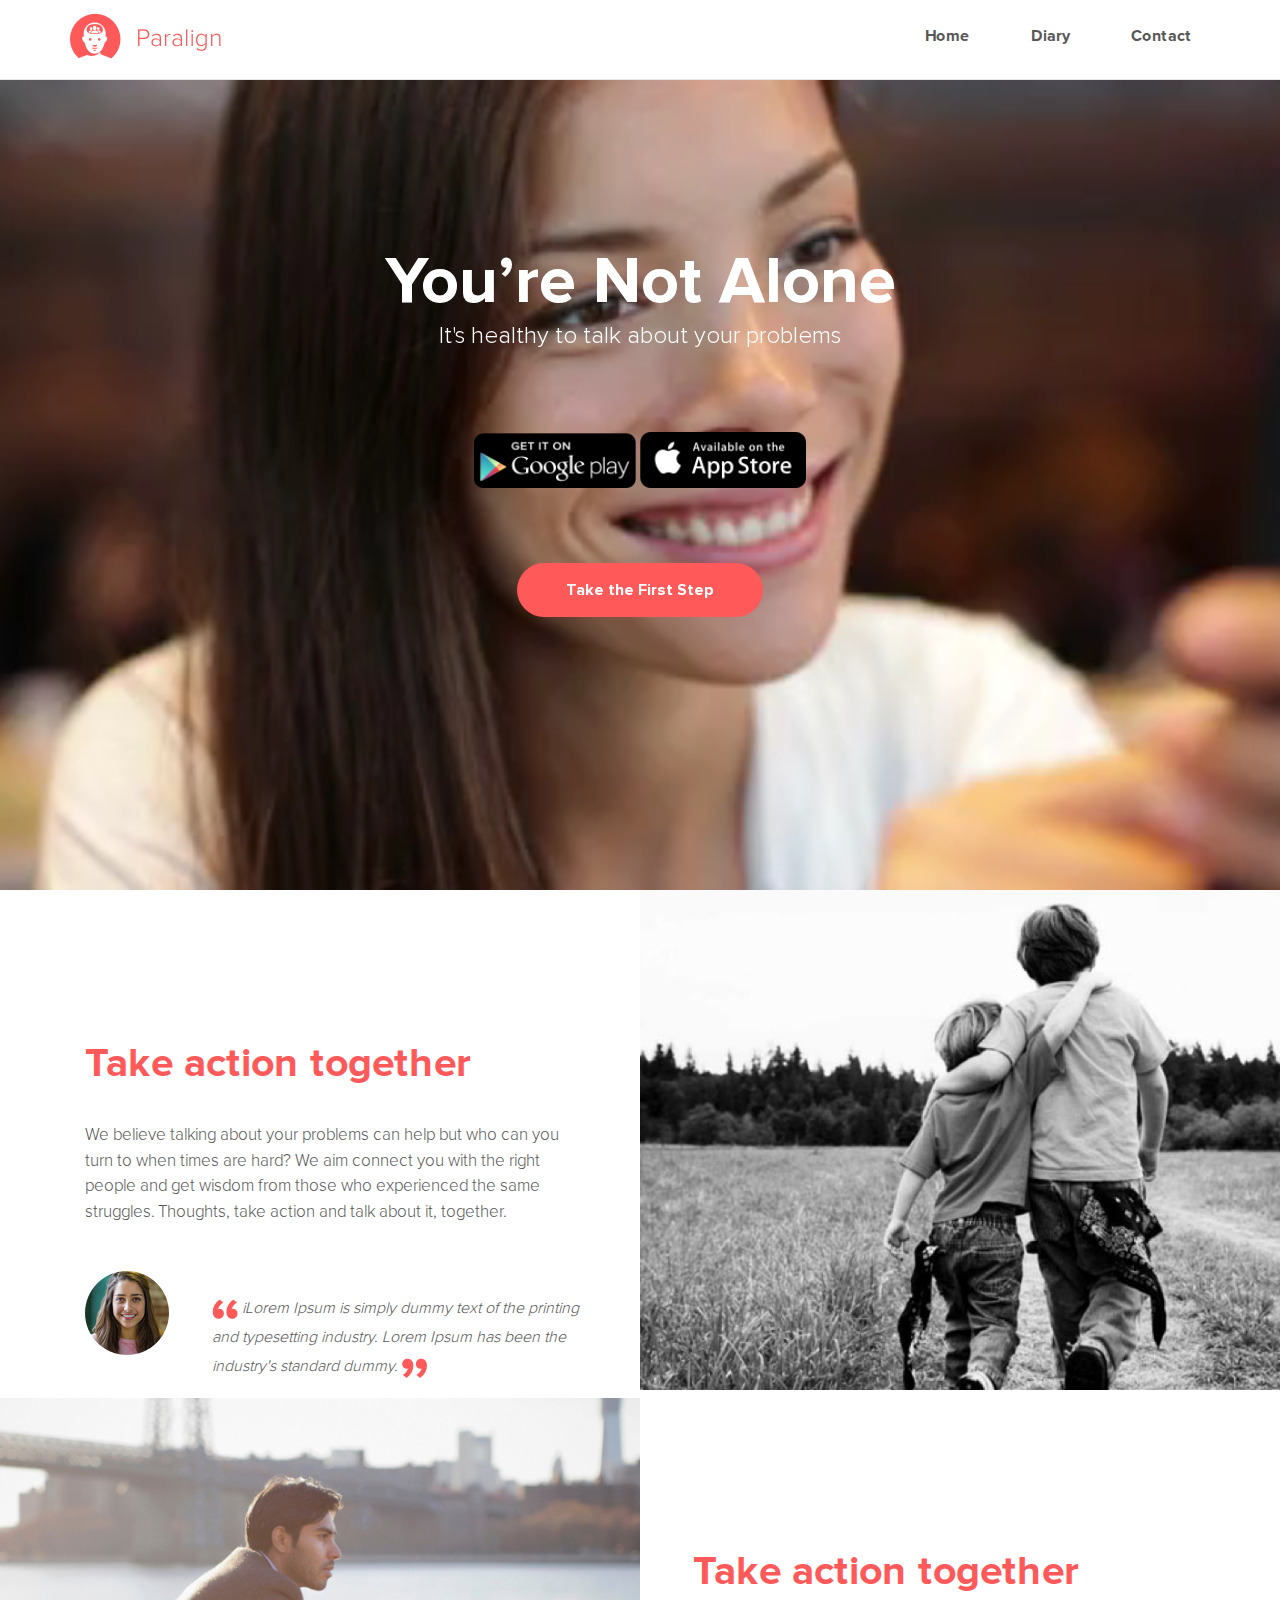
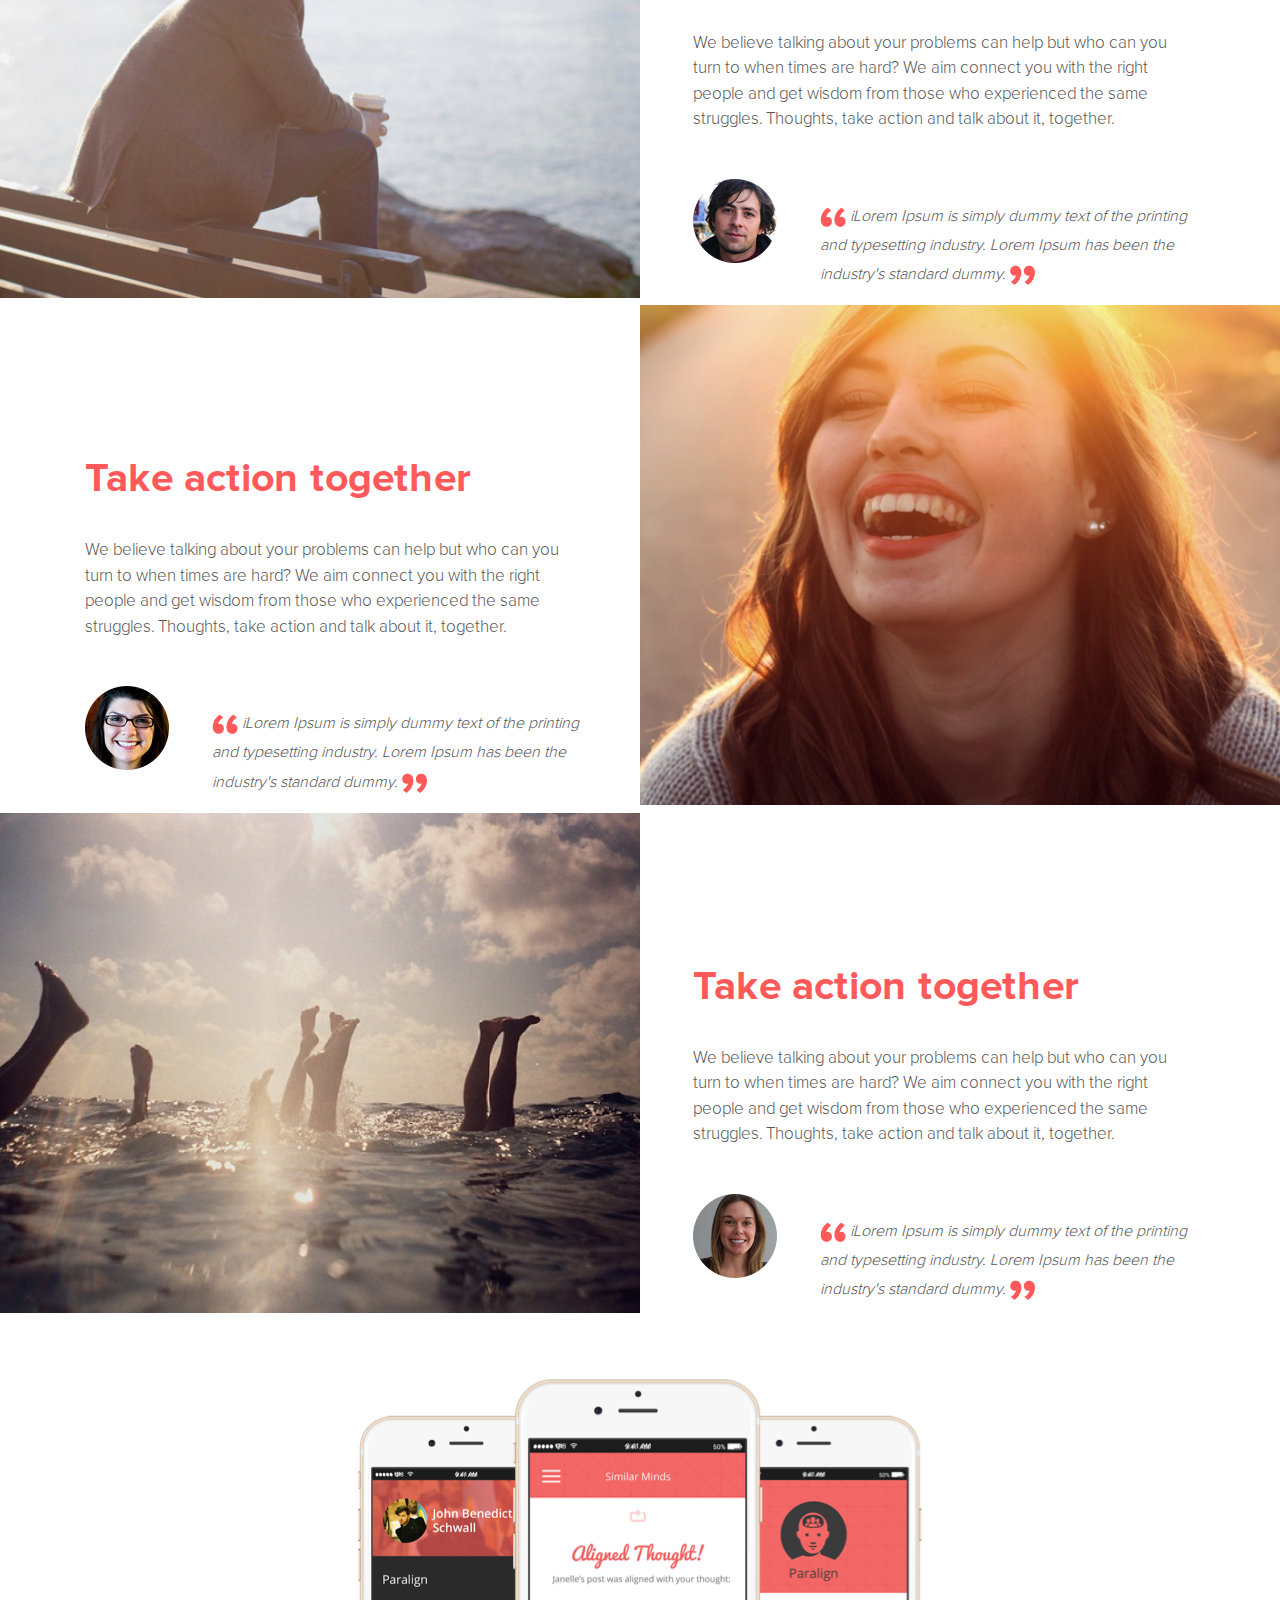
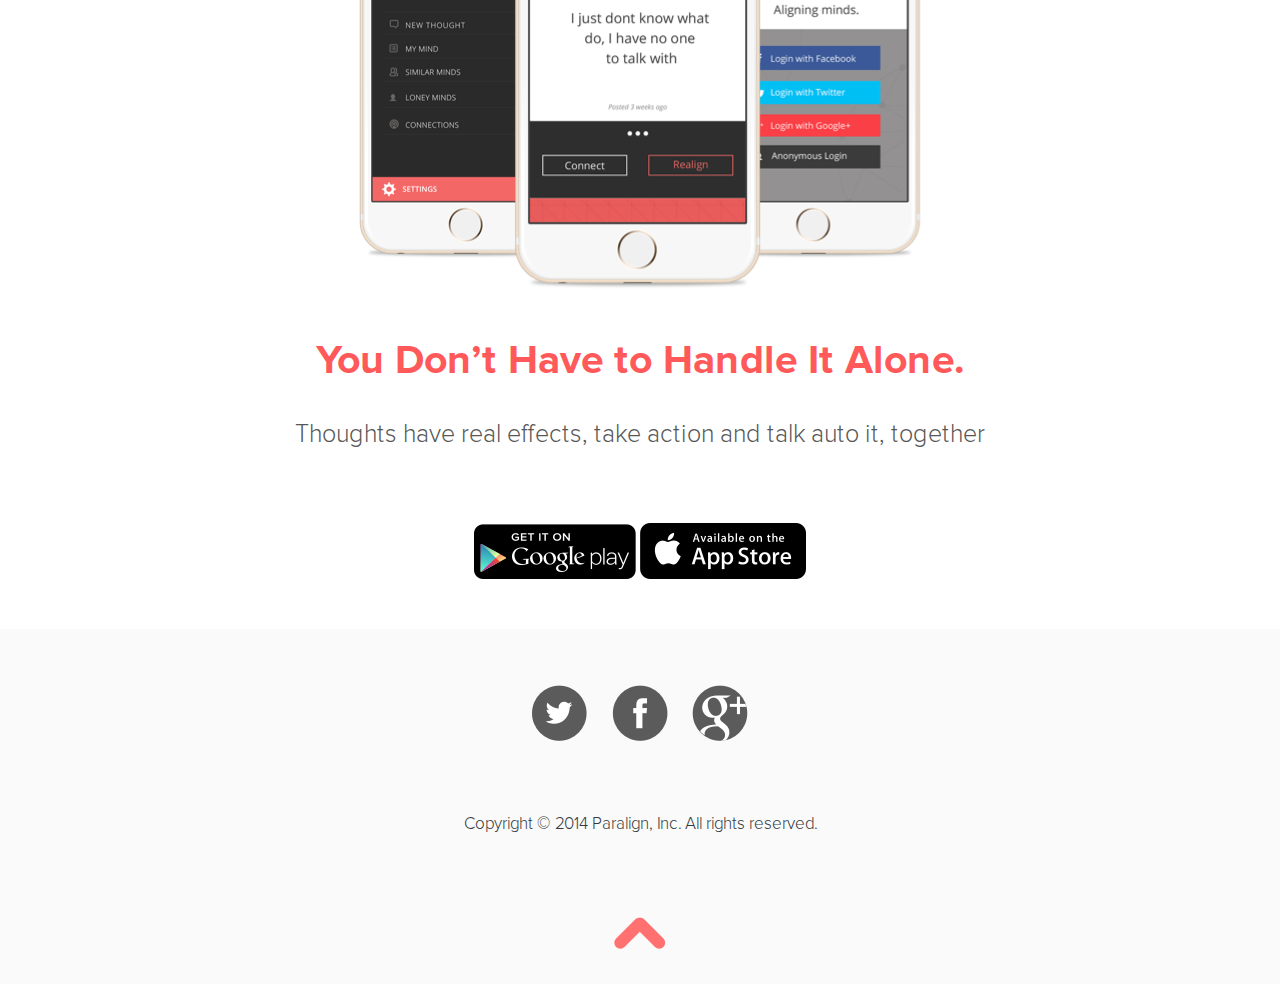
<file: index.html>
<!DOCTYPE html>
<html lang="en">
<head>
    <meta charset="UTF-8">
    <title>Paralign</title>
    <meta name="viewport" content="width=device-width, initial-scale=1.0">
    <link rel="stylesheet" href="https://maxcdn.bootstrapcdn.com/bootstrap/4.1.3/css/bootstrap.min.css">
    <script src="https://ajax.googleapis.com/ajax/libs/jquery/3.3.1/jquery.min.js"></script>
    <script src="https://maxcdn.bootstrapcdn.com/bootstrap/4.1.3/js/bootstrap.min.js"></script>
    <link rel="stylesheet" href="assets/css/main.css">
    <script>
        function TopscrollTo() {
            if(window.scrollY!=0)
            {
                setTimeout(function() {
                    window.scrollTo(0,window.scrollY-50);
                    TopscrollTo();
                }, 30);
            }
        }
    </script>
</head>
<body>
<div class="wrapper">
    <!--    HEADER-->
    <div class="header fixed-nav height-nav">
        <nav class="navbar navbar-expand-lg navbar-light">
            <div class="container">
                <a class="navbar-brand" href="index.html"><img src="assets/images/header/Paralign Logo + icon_31792@1x.png"></a>
                <button class="navbar-toggler" type="button" data-toggle="collapse" data-target="#navbarSupportedContent" aria-controls="navbarSupportedContent" aria-expanded="false" aria-label="Toggle navigation">
                    <span class="navbar-toggler-icon"></span>
                </button>
                <div class="collapse navbar-collapse" id="navbarSupportedContent">
                    <ul class="navbar-nav ml-auto topnav">
                        <li class="nav-item">
                            <a class="nav-link" href="index.html">Home</a>
                        </li>
                        <li class="nav-item">
                            <a class="nav-link" href="diary.html">Diary</a>
                        </li>
                        <li class="nav-item">
                            <a class="nav-link" href="contact.html">Contact</a>
                        </li>
                    </ul>
                </div>
            </div>
        </nav>
    </div>
    <!--    CONTENT-->
    <div class="content">
        <div class="video-bg">
            <div class="overlay"></div>
            <video playsinline="playsinline" autoplay="autoplay" muted="muted" loop="loop">
                <source src="assets/images/home/banner/Video.mov" type="video/mp4">
            </video>
            <div class="container h-100">
                <div class="d-flex h-100 text-center align-items-center">
                    <div class="w-100 text-white">
                        <h1 class="display-3">You’re Not Alone</h1>
                        <p class="lead mb-0">It's healthy to talk about your problems</p>
                        <div style="margin: 78px 0 75px">
                            <a href="#"><img src="assets/images/home/banner/Play%20Store@1x.png" width="162px"></a>
                            <a href="#"><img src="assets/images/home/banner/App%20Store@1x.png" width="166px"></a>
                        </div>
                        <button class="bbtn"type="button">Take the First Step</button>
                    </div>
                </div>
            </div>
        </div>
        <div>
            <div class="section">
                <div class="row">
                    <div class="col-sm-6 no-padding title-left">
                        <div class="title">
                            <h2>Take action together</h2>
                            <p>We believe talking about your problems can help but who can you turn to when times are hard?
                                We aim connect you with the right people and get wisdom from those who experienced the same struggles.
                                Thoughts, take action and talk about it, together.</p>
                        </div>
                        <div class="rivew">
                            <img class="image-review" src="assets/images/home/section1/Review%20Picture%201@1x.png">
                            <p class="text-rivew">
                                <img  src="assets/images/home/section1/Quote%20mark%20left@x1.png">
                                iLorem Ipsum is simply dummy text of the printing and typesetting industry.
                                Lorem Ipsum has been the industry's standard dummy.
                                <img src="assets/images/home/section1/Quote%20mark%20right@1x.png">
                            </p>
                        </div>
                    </div>
                    <div class="col-sm-6 p-0 no-padding images-content ">
                        <img class="w-100" src="assets/images/home/section1/Take%20Action%20Together@1x.png">
                    </div>
                </div>
                <div class="row">
                    <div class="col-sm-6 p-0 no-padding images-content ">
                        <img class="w-100" src="assets/images/home/section2/Bitmap@1x.jpg">
                    </div>
                    <div class="col-sm-6 no-padding title-right">
                        <div class="title">
                            <h2>Take action together</h2>
                            <p>We believe talking about your problems can help but who can you turn to when times are hard?
                                We aim connect you with the right people and get wisdom from those who experienced the same struggles.
                                Thoughts, take action and talk about it, together.</p>
                        </div>
                        <div class="rivew">
                            <img class="image-review" src="assets/images/home/section2/Review%20Picture%202@1x.png">
                            <p class="text-rivew">
                                <img  src="assets/images/home/section1/Quote%20mark%20left@x1.png">
                                iLorem Ipsum is simply dummy text of the printing and typesetting industry.
                                Lorem Ipsum has been the industry's standard dummy.
                                <img src="assets/images/home/section1/Quote%20mark%20right@1x.png">
                            </p>
                        </div>
                    </div>
                </div>
                <div class="row">
                    <div class="col-sm-6 no-padding title-left">
                        <div class="title">
                            <h2>Take action together</h2>
                            <p>We believe talking about your problems can help but who can you turn to when times are hard?
                                We aim connect you with the right people and get wisdom from those who experienced the same struggles.
                                Thoughts, take action and talk about it, together.</p>
                        </div>
                        <div class="rivew">
                            <img class="image-review" src="assets/images/home/section3/Review%20Picture%203@1x.png">
                            <p class="text-rivew">
                                <img  src="assets/images/home/section1/Quote%20mark%20left@x1.png">
                                iLorem Ipsum is simply dummy text of the printing and typesetting industry.
                                Lorem Ipsum has been the industry's standard dummy.
                                <img src="assets/images/home/section1/Quote%20mark%20right@1x.png">
                            </p>
                        </div>
                    </div>
                    <div class="col-sm-6 p-0 no-padding images-content ">
                        <img class="w-100" src="assets/images/home/section3/Section%201@1x.jpg">
                    </div>
                </div>
                <div class="row">
                    <div class="col-sm-6 p-0 no-padding images-content ">
                        <img class="w-100" src="assets/images/home/section4/Bitmap@1x.jpg">
                    </div>
                    <div class="col-sm-6 no-padding title-right">
                        <div class="title">
                            <h2>Take action together</h2>
                            <p>We believe talking about your problems can help but who can you turn to when times are hard?
                                We aim connect you with the right people and get wisdom from those who experienced the same struggles.
                                Thoughts, take action and talk about it, together.</p>
                        </div>
                        <div class="rivew">
                            <img class="image-review" src="assets/images/home/section4/Review%20Picture%204@1x.png">
                            <p class="text-rivew">
                                <img  src="assets/images/home/section1/Quote%20mark%20left@x1.png">
                                iLorem Ipsum is simply dummy text of the printing and typesetting industry.
                                Lorem Ipsum has been the industry's standard dummy.
                                <img src="assets/images/home/section1/Quote%20mark%20right@1x.png">
                            </p>
                        </div>
                    </div>
                </div>
            </div>
        </div>
        <div class="imgphone">
            <div class="phoneimage">
                <img src="assets/images/home/call_to_action/iphone%20screen.png">
            </div>
            <div>
                <h1>You Don’t Have to Handle It Alone.</h1>
                <h3>Thoughts have real effects, take action and talk auto it, together</h3>
            </div>
            <div>
                <img src="assets/images/home/call_to_action/Play%20Store.png">
                <img src="assets/images/home/call_to_action/App%20Store.png">
            </div>
        </div>
    </div>
    <!--    FOOTER-->
    <div class="footer">
        <div class="container md-5">
            <footer class="text-center text-white" >
                <div class="container">
                    <section class="footer-icon">
                        <a class="btn btn-link btn-floating btn-lg ft-icon "
                           href="#!"
                           role="button"
                           data-mdb-ripple-color="dark">
                            <img src="assets/images/footer/Twitter@1x.png">
                        </a>
                        <a class="btn btn-link btn-floating btn-lg ft-icon"
                           href="#!"
                           role="button"
                           data-mdb-ripple-color="dark">
                            <img src="assets/images/footer/Facebook@1x.png">
                        </a>
                        <a class="btn btn-link btn-floating btn-lg ft-icon"
                           href="#!"
                           role="button"
                           data-mdb-ripple-color="dark">
                            <img src="assets/images/footer/Google%20+@1x.png">
                        </a>
                    </section>
                </div>
                <div class="text-center text-dark copyright" >
                    Copyright © 2014 Paralign, Inc. All rights reserved.
                </div>
                <div onclick="TopscrollTo()">
                    <span class="btn btn-link btn-floating btn-lg text-dark m-1">
                        <img src="assets/images/footer/Scroll%20button@1x.png">
                    </span>
                </div>
            </footer>

        </div>
    </div>
</div>
</body>
</html>
</file>
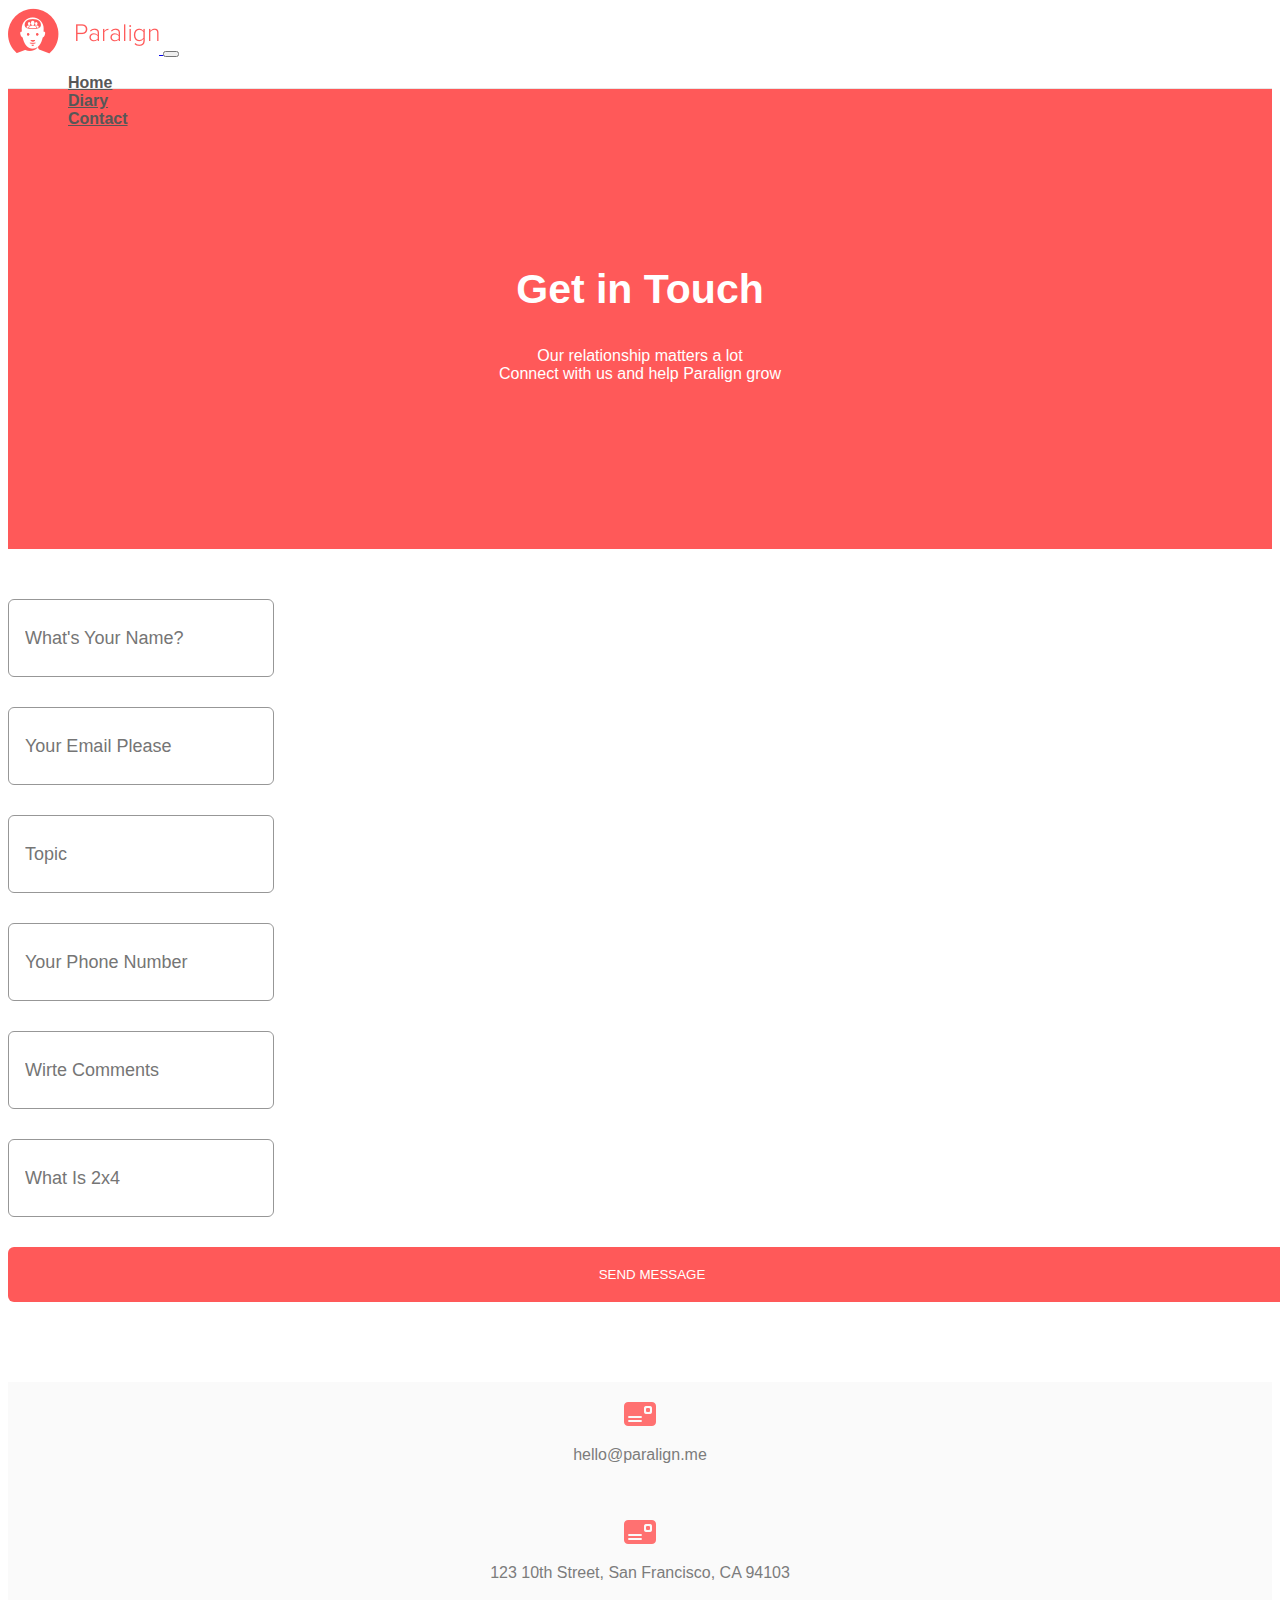
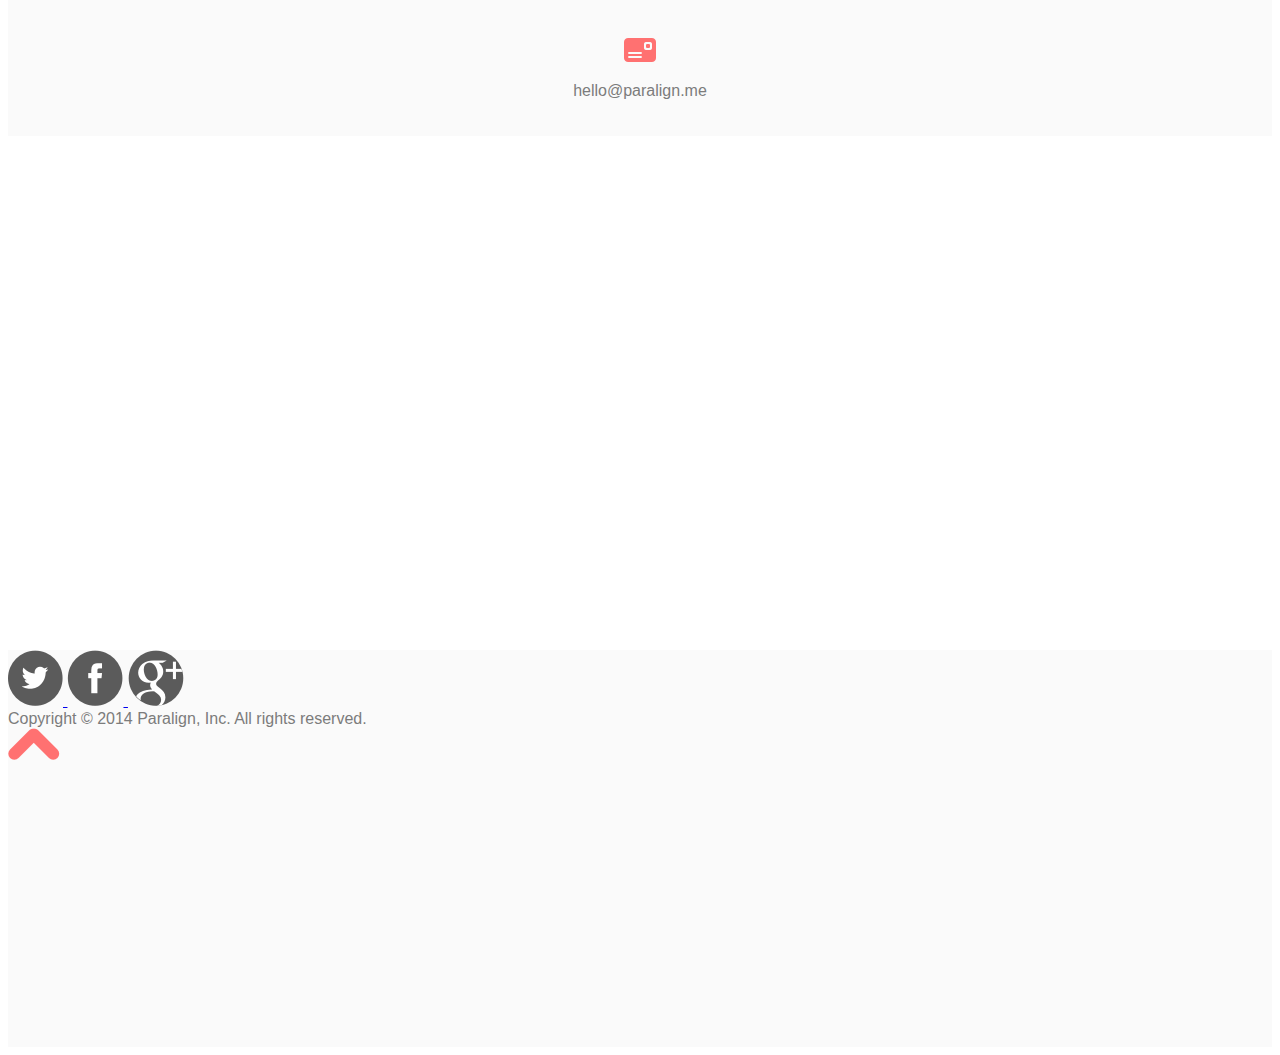
<file: Contact/index.html>
<!DOCTYPE html>
<html lang="en">
<head>
    <meta charset="UTF-8">
    <title>Paralign</title>

    <link href="https://cdn.jsdelivr.net/npm/bootstrap@5.1.3/dist/css/bootstrap.min.css" rel="stylesheet" integrity="sha384-1BmE4kWBq78iYhFldvKuhfTAU6auU8tT94WrHftjDbrCEXSU1oBoqyl2QvZ6jIW3" crossorigin="anonymous">
    <link rel="stylesheet" href="assets/css/main.css">
    <link rel="preconnect" href="assets/font/FontsFree-Net-Proxima-Nova-Bold.otf">
</head>
<body>
<div class="wrapper">
    <!--    HEADER-->
    <div class="header" >
        <nav class="navbar navbar-expand-lg navbar-light fixed-top">
            <div class="container" >
                <a class="navbar-brand" href="#">
                    <img src="assets/images/header/Paralign%20Logo%20+%20icon_31792@1x.png">
                </a>
                <button class="navbar-toggler" type="button" data-bs-toggle="collapse" data-bs-target="#navbarResponsive" aria-controls="navbarResponsive" aria-expanded="false" aria-label="Toggle navigation">
                    <span class="navbar-toggler-icon"></span>
                </button>
                <div class="collapse navbar-collapse" id="navbarResponsive">
                    <ul class="navbar-nav ms-auto">
                        <li class="nav-item active">
                            <a class="nav-link" href="#">Home</a>
                        </li>
                        <li class="nav-item">
                            <a class="nav-link" href="#">Diary</a>
                        </li>
                        <li class="nav-item">
                            <a class="nav-link" href="#">Contact</a>
                        </li>
                    </ul>
                </div>
            </div>
        </nav>
    </div>
    <!--    CONTENT-->
    <div class="content">
        <!--        BANNER-->
        <div class="banner">
            <div class="text-banner">
                <h1 class="BN">Get in Touch</h1>
                <p class="textt">Our relationship matters a lot</p>
                <p class="textt">Connect with us and help Paralign grow</p>
            </div>
        </div>
        <!--        MAIN CONTENT-->
        <div class="main-content">
            <div class="container">
                <div class="row">
                    <div class="col-sm-6 form-left">
                        <input type="text" class="form-control" placeholder="What's Your Name?">
                    </div>
                    <div class="col-sm-6 form-right">
                        <input type="text" class="form-control" placeholder="Your Email Please">
                    </div>
                    <div class="col-sm-6 form-left">
                        <input type="text" class="form-control" placeholder="Topic">
                    </div>
                    <div class="col-sm-6 form-right">
                        <input type="text" class="form-control" placeholder="Your Phone Number">
                    </div>
                    <div class="col-sm-12 form-center">
                        <input class="form-control form-control-lg" type="text" placeholder="Wirte Comments">
                    </div>
                    <div class="col-sm-12 form-last">
                        <input type="text" class="form-control" placeholder="What Is 2x4">
                    </div>
                    <div class="send-message">
                        <button class="sending">SEND MESSAGE</button>
                    </div>
                </div>
            </div>
            <div class="row ct1">
                <div class="col-sm mct1">
                    <a href="#"><img src="assets/images/contact/Email@1x.png"></a>
                    <p>hello@paralign.me
                    </p>
                </div>
                <div class="col-sm mct1">
                    <a href="#"><img src="assets/images/contact/Email@1x.png"></a>
                    <p>123 10th Street, San Francisco, CA 94103
                    </p>
                </div>
                <div class="col-sm mct1">
                    <a href="#"><img src="assets/images/contact/Email@1x.png"></a>
                    <p>hello@paralign.me
                    </p>
                </div>
            </div>
            <div class="map">
                <iframe src="https://www.google.com/maps/embed?pb=!1m10!1m8!1m3!1d251637.95196238213!2d105.6189045!3d9.779349!3m2!1i1024!2i768!4f13.1!5e0!3m2!1svi!2s!4v1652090315875!5m2!1svi!2s" width="600" height="450" style="border:0;" allowfullscreen="" loading="lazy" referrerpolicy="no-referrer-when-downgrade">
                </iframe>
            </div>

        </div>
    </div>
    <!--    FOOTER-->
    <div class="footer">
        <div class="container my-5">
            <footer class="text-center text-white" >
                <!-- Grid container -->
                <div class="container pt-4">
                    <!-- Section: Social media -->
                    <section class="mb-4">
                        <a class="btn btn-link btn-floating btn-lg text-dark m-1"
                           href="#!"
                           role="button"
                           data-mdb-ripple-color="dark">
                            <img src="assets/images/footer/Twitter@1x.png">
                        </a>
                        <a class="btn btn-link btn-floating btn-lg text-dark m-1"
                           href="#!"
                           role="button"
                           data-mdb-ripple-color="dark">
                            <img src="assets/images/footer/Facebook@1x.png">
                        </a>
                        <a class="btn btn-link btn-floating btn-lg text-dark m-1"
                           href="#!"
                           role="button"
                           data-mdb-ripple-color="dark">
                            <img src="assets/images/footer/Google%20+@1x.png">
                        </a>
                    </section>
                </div>
                <div class="text-center text-dark p-3" >
                    Copyright © 2014 Paralign, Inc. All rights reserved.
                </div>
                <div>
                    <a class="btn btn-link btn-floating btn-lg text-dark m-1"
                       href="#"
                       role="button"
                       data-mdb-ripple-color="dark">
                        <img src="assets/images/footer/Scroll%20button@1x.png">
                    </a>
                </div>
            </footer>

        </div>
    </div>
</div>
</body>
</html>
</file>
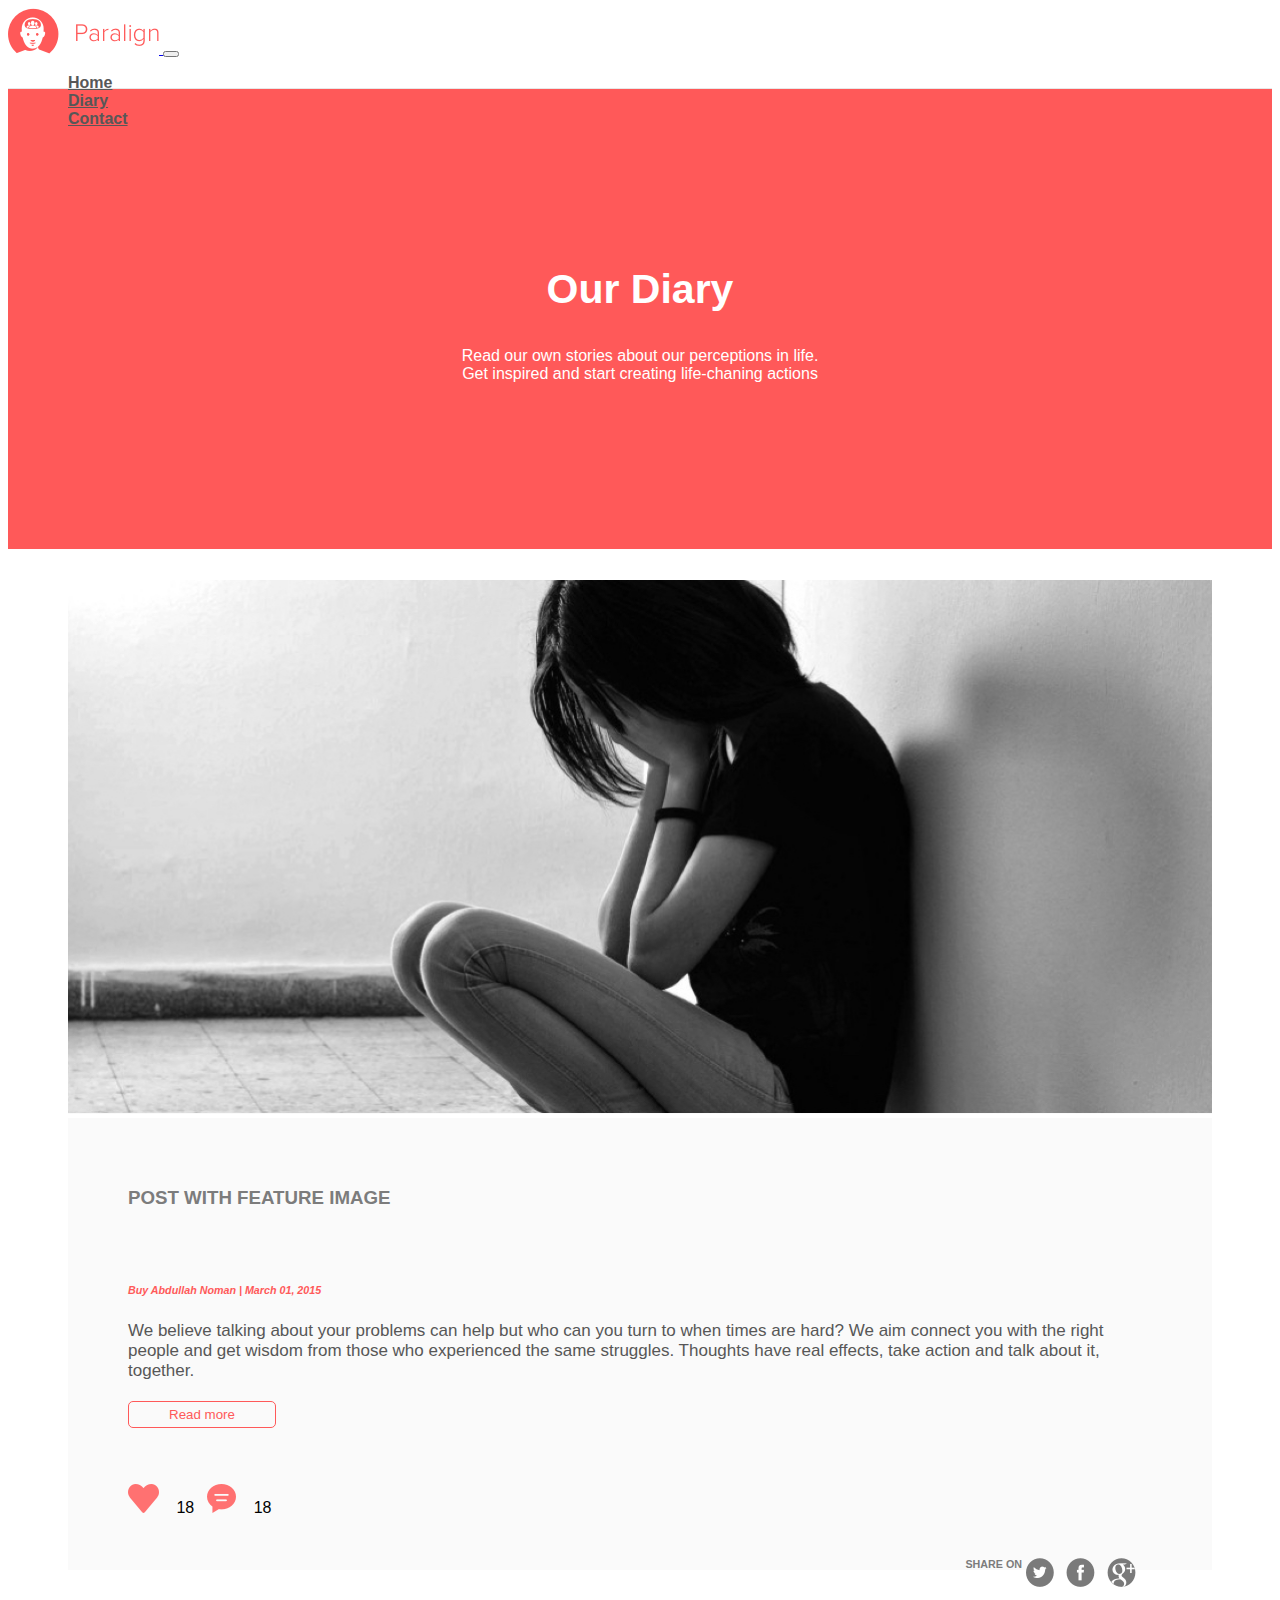
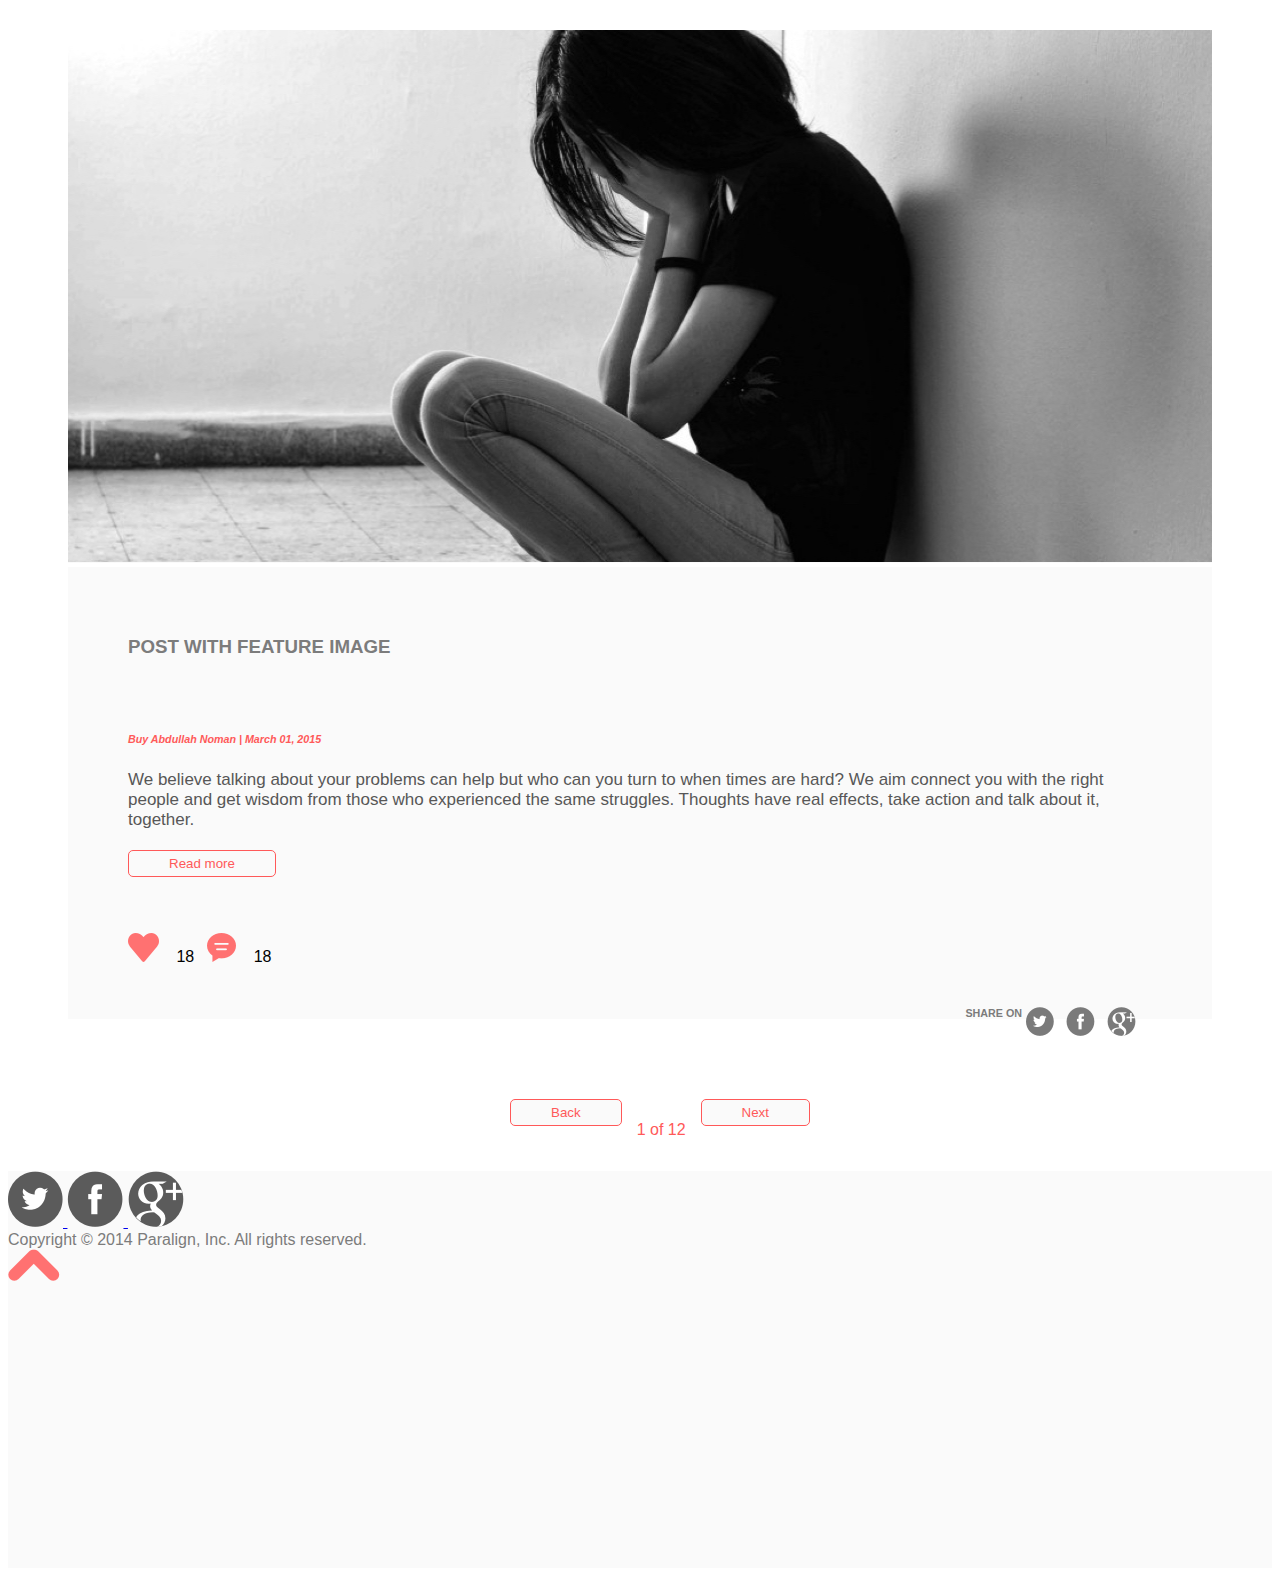
<file: Diary/index.html>
<!DOCTYPE html>
<html lang="en">
<head>
    <meta charset="UTF-8">
    <title>Paralign</title>

    <link href="https://cdn.jsdelivr.net/npm/bootstrap@5.1.3/dist/css/bootstrap.min.css" rel="stylesheet" integrity="sha384-1BmE4kWBq78iYhFldvKuhfTAU6auU8tT94WrHftjDbrCEXSU1oBoqyl2QvZ6jIW3" crossorigin="anonymous">
    <link rel="stylesheet" href="assets/css/main.css">
    <link rel="preconnect" href="assets/font/FontsFree-Net-Proxima-Nova-Bold.otf">
</head>
<body>
<div class="wrapper">
    <!--    HEADER-->
    <div class="header" >
        <nav class="navbar navbar-expand-lg navbar-light fixed-top">
            <div class="container" >
                <a class="navbar-brand" href="#">
                    <img src="assets/images/header/Paralign%20Logo%20+%20icon_31792@1x.png">
                </a>
                <button class="navbar-toggler" type="button" data-bs-toggle="collapse" data-bs-target="#navbarResponsive" aria-controls="navbarResponsive" aria-expanded="false" aria-label="Toggle navigation">
                    <span class="navbar-toggler-icon"></span>
                </button>
                <div class="collapse navbar-collapse" id="navbarResponsive">
                    <ul class="navbar-nav ms-auto">
                        <li class="nav-item active">
                            <a class="nav-link" href="#">Home</a>
                        </li>
                        <li class="nav-item">
                            <a class="nav-link" href="#">Diary</a>
                        </li>
                        <li class="nav-item">
                            <a class="nav-link" href="#">Contact</a>
                        </li>
                    </ul>
                </div>
            </div>
        </nav>
    </div>
    <!--    CONTENT-->
    <div class="content">
    <!--        BANNER-->
        <div class="banner">
            <div class="text-banner">
                <h1 class="BN">Our Diary</h1>
                <p class="textt">Read our own stories about our perceptions in life.</p>
                <p class="textt">Get inspired and start creating life-chaning actions</p>
            </div>
        </div>
    <!--        MAIN CONTENT-->
        <div class="main-content">
            <div class="content-title">
                <div class="imagecontent">
                            <img src="assets/images/Main%20Content/maincontent.png">
                        </div>
                <div class="content-title">
                            <h3 class="title">POST WITH FEATURE IMAGE</h3>
                            <div class="post">
                                <h6>Buy Abdullah Noman | March 01, 2015</h6>
                                <p>We believe talking about your problems can help but who can you turn to when times are hard?
                                    We aim connect you with the right people and get wisdom from those who experienced the same struggles.
                                    Thoughts have real effects, take action and talk about it, together.</p>
                                <button class="read-more">Read more</button>
                            </div>
                            <div class="row">
                                <div class="col-sm-6 text-left">
                                    <ul>
                                        <li><a href="#"><img src="assets/images/Main%20Content/Heart@x1.png">
                                            <span>18</span>
                                        </a></li>
                                        <li><a href="#"><img src="assets/images/Main%20Content/Comments@1x.png">
                                            <span>18</span>
                                        </a></li>
                                    </ul>
                                </div>
                                <div class="col-sm-6 text-right">
                                    <h6>SHARE ON</h6>
                                    <ul>
                                        <li class="item"><a href="#"><img src="assets/images/Main%20Content/Twitter@1x.png"></a></li>
                                        <li class="item"><a href="#"><img src="assets/images/Main%20Content/Facebook@1x.png"></a></li>
                                        <li class="item"><a href="#"><img src="assets/images/Main%20Content/Google%20+@1x.png"></a></li>
                                    </ul>
                                </div>
                            </div>
                        </div>
            </div>
            <div class="content-title">
                <div class="imagecontent">
                    <img src="assets/images/Main%20Content/maincontent.png">
                </div>
                <div class="content-title">
                    <h3 class="title">POST WITH FEATURE IMAGE</h3>
                    <div class="post">
                        <h6>Buy Abdullah Noman | March 01, 2015</h6>
                        <p>We believe talking about your problems can help but who can you turn to when times are hard?
                            We aim connect you with the right people and get wisdom from those who experienced the same struggles.
                            Thoughts have real effects, take action and talk about it, together.</p>
                        <button class="read-more">Read more</button>
                    </div>
                    <div class="row">
                        <div class="col-sm-6 text-left">
                            <ul>
                                <li><a href="#"><img src="assets/images/Main%20Content/Heart@x1.png">
                                    <span>18</span>
                                </a></li>
                                <li><a href="#"><img src="assets/images/Main%20Content/Comments@1x.png">
                                    <span>18</span>
                                </a></li>
                            </ul>
                        </div>
                        <div class="col-sm-6 text-right">
                            <h6>SHARE ON</h6>
                            <ul>
                                <li class="item"><a href="#"><img src="assets/images/Main%20Content/Twitter@1x.png"></a></li>
                                <li class="item"><a href="#"><img src="assets/images/Main%20Content/Facebook@1x.png"></a></li>
                                <li class="item"><a href="#"><img src="assets/images/Main%20Content/Google%20+@1x.png"></a></li>
                            </ul>
                        </div>
                    </div>
                </div>
            </div>
            <div class="navigation">
                <ul>
                    <li><button class="click-number">Back</button></li>
                    <p class="nb">1 of 12</p>
                    <li><button class="click-number">Next</button></li>
                </ul>
            </div>
        </div>
    </div>
    <!--    FOOTER-->
    <div class="footer">
        <div class="container my-5">
            <footer class="text-center text-white" >
                <!-- Grid container -->
                <div class="container pt-4">
                    <!-- Section: Social media -->
                    <section class="mb-4">
                        <a class="btn btn-link btn-floating btn-lg text-dark m-1"
                           href="#!"
                           role="button"
                           data-mdb-ripple-color="dark">
                            <img src="assets/images/footer/Twitter@1x.png">
                        </a>
                        <a class="btn btn-link btn-floating btn-lg text-dark m-1"
                           href="#!"
                           role="button"
                           data-mdb-ripple-color="dark">
                            <img src="assets/images/footer/Facebook@1x.png">
                        </a>
                        <a class="btn btn-link btn-floating btn-lg text-dark m-1"
                           href="#!"
                           role="button"
                           data-mdb-ripple-color="dark">
                            <img src="assets/images/footer/Google%20+@1x.png">
                        </a>
                    </section>
                </div>
                <div class="text-center text-dark p-3" >
                    Copyright © 2014 Paralign, Inc. All rights reserved.
                </div>
                <div>
                    <a class="btn btn-link btn-floating btn-lg text-dark m-1"
                       href="#"
                       role="button"
                       data-mdb-ripple-color="dark">
                        <img src="assets/images/footer/Scroll%20button@1x.png">
                    </a>
                </div>
            </footer>

        </div>
    </div>
</div>
</body>
</html>
</file>
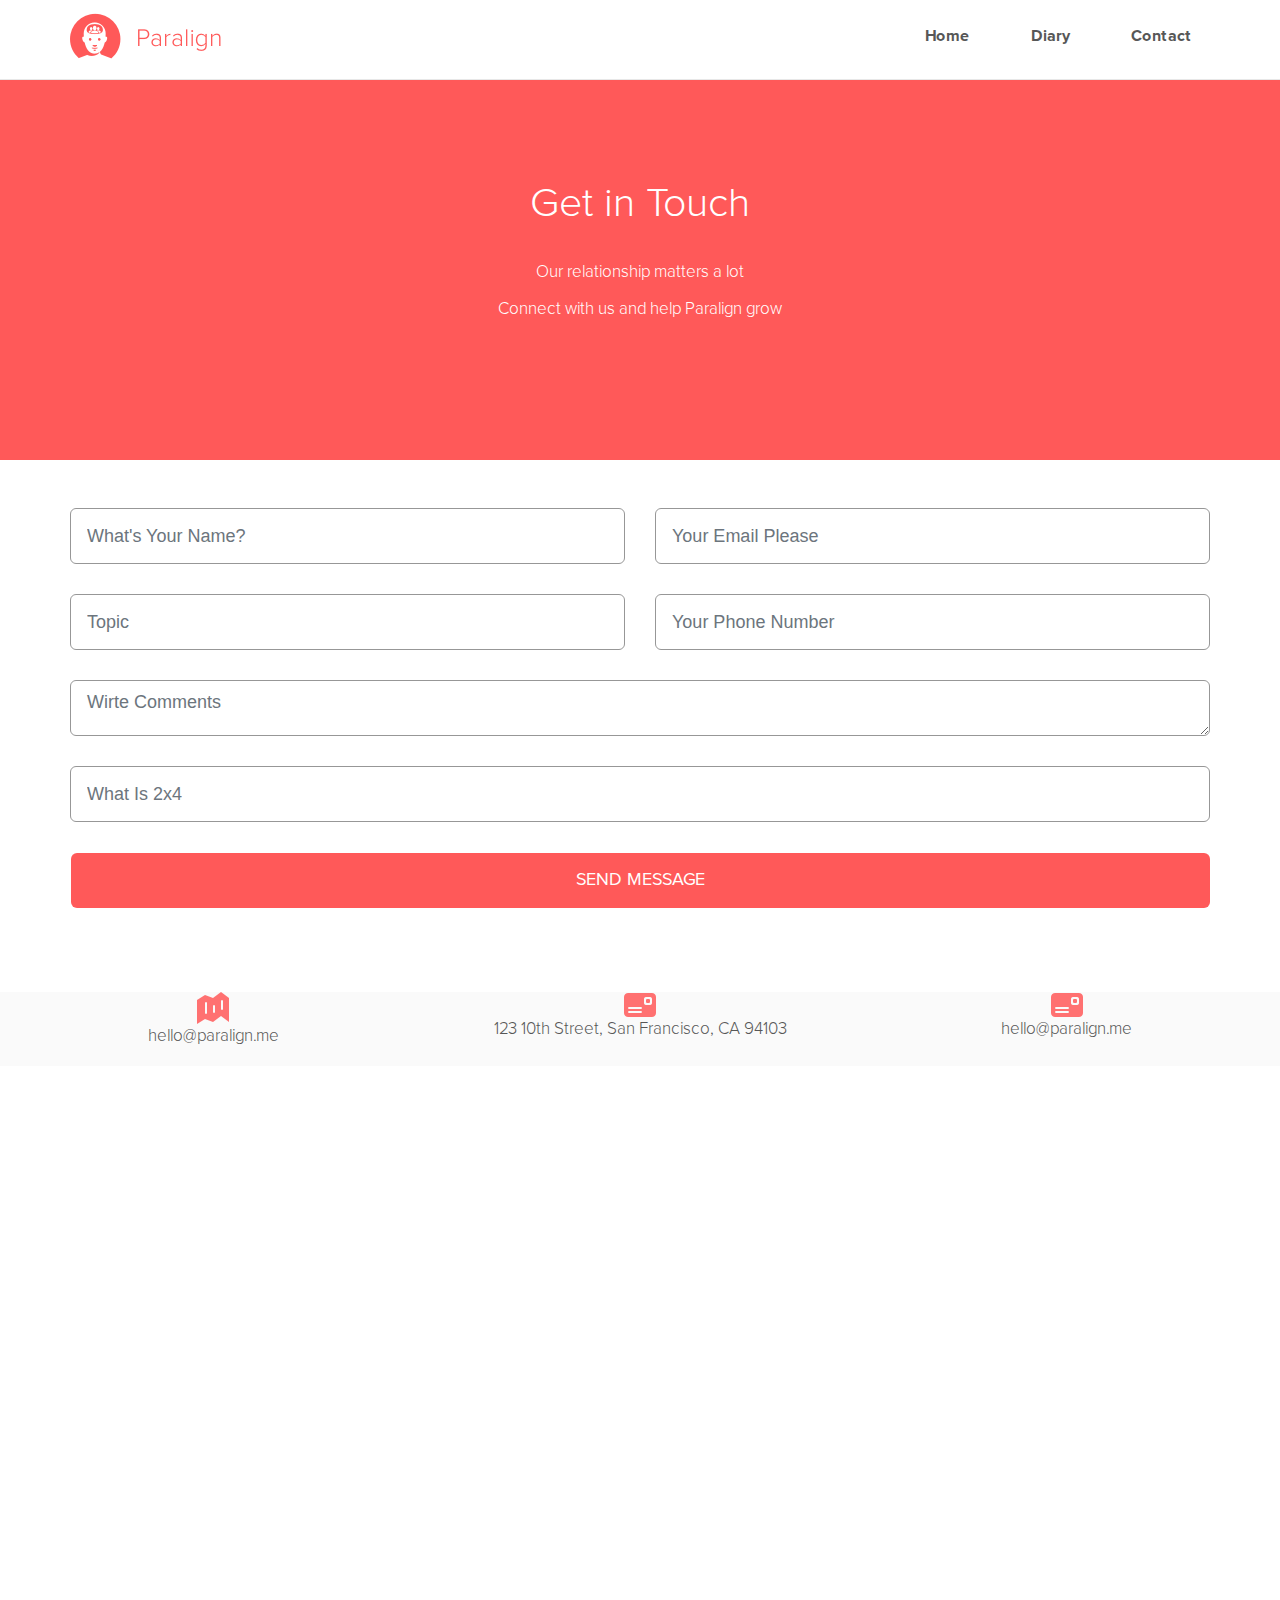
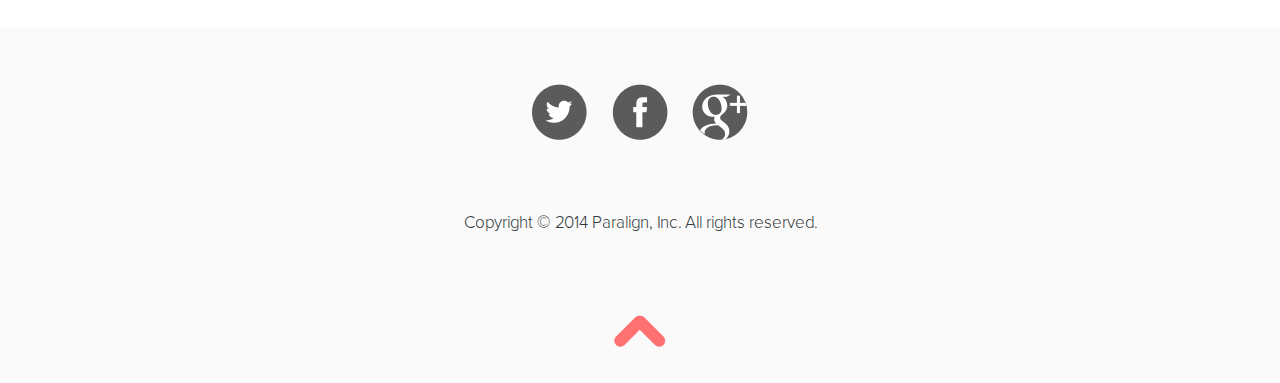
<file: Contact.html>
<!DOCTYPE html>
<html lang="en">
<head>
    <meta charset="UTF-8">
    <title>Paralign</title>
    <meta name="viewport" content="width=device-width, initial-scale=1.0">
    <link rel="stylesheet" href="https://maxcdn.bootstrapcdn.com/bootstrap/4.1.3/css/bootstrap.min.css">
    <script src="https://ajax.googleapis.com/ajax/libs/jquery/3.3.1/jquery.min.js"></script>
    <script src="https://maxcdn.bootstrapcdn.com/bootstrap/4.1.3/js/bootstrap.min.js"></script>
    <link rel="stylesheet" href="assets/css/main.css">
    <script>
        function TopscrollTo() {
            if(window.scrollY!=0)
            {
                setTimeout(function() {
                    window.scrollTo(0,window.scrollY-30);
                    TopscrollTo();
                }, 10);
            }
        }
    </script>
</head>
<body>
<div class="wrapper">
    <!--    HEADER-->
    <div class="header fixed-nav height-nav">
        <nav class="navbar navbar-expand-lg navbar-light">
            <div class="container">
                <a class="navbar-brand" href="index.html"><img src="assets/images/header/Paralign Logo + icon_31792@1x.png"></a>
                <button class="navbar-toggler" type="button" data-toggle="collapse" data-target="#navbarSupportedContent" aria-controls="navbarSupportedContent" aria-expanded="false" aria-label="Toggle navigation">
                    <span class="navbar-toggler-icon"></span>
                </button>
                <div class="collapse navbar-collapse" id="navbarSupportedContent">
                    <ul class="navbar-nav ml-auto topnav">
                        <li class="nav-item">
                            <a class="nav-link" href="index.html">Home</a>
                        </li>
                        <li class="nav-item">
                            <a class="nav-link" href="diary.html">Diary</a>
                        </li>
                        <li class="nav-item">
                            <a class="nav-link" href="contact.html">Contact</a>
                        </li>
                    </ul>
                </div>
            </div>
        </nav>
    </div>
    <!--    CONTENT-->
    <div class="content">
        <!--        BANNER-->
        <div class="banner">
            <div class="text-banner">
                <h1 class="BN">Get in Touch</h1>
                <h5 class="bn-title-contact">Our relationship matters a lot</h5>
                <h5 class="bn-title-contact">Connect with us and help Paralign grow</h5>
            </div>
        </div>
        <!--        MAIN CONTENT-->
        <div class="main-content">
            <div class="container">
                <div class="row mt-5 ">
                    <div class="col-sm-6 form-left ">
                        <input type="text" class="form-control" placeholder="What's Your Name?">
                    </div>
                    <div class="col-sm-6 form-right ">
                        <input type="text" class="form-control" placeholder="Your Email Please">
                    </div>
                    <div class="col-sm-6 form-left ">
                        <input type="text" class="form-control" placeholder="Topic">
                    </div>
                    <div class="col-sm-6 form-right ">
                        <input type="text" class="form-control" placeholder="Your Phone Number">
                    </div>
                    <div class="col-sm-12 form-center ">
                        <textarea class="form-control form-control-lg " type="text" placeholder="Wirte Comments" rows="4" cols="50"></textarea>
                    </div>
                    <div class="col-sm-12 form-last ">
                        <input type="text" class="form-control" placeholder="What Is 2x4">
                    </div>
                    <div class="send-message">
                        <button class="sending">SEND MESSAGE</button>
                    </div>
                </div>
            </div>
            <div class="row ct1">
                <div class="col-sm mct1">
                    <a href="#"><img src="assets/images/contact/contact/Location@1x.png"></a>
                    <p>hello@paralign.me
                    </p>
                </div>
                <div class="col-sm mct1">
                    <a href="#"><img src="assets/images/contact/contact/Email@1x.png"></a>
                    <p>123 10th Street, San Francisco, CA 94103
                    </p>
                </div>
                <div class="col-sm mct1">
                    <a href="#"><img src="assets/images/contact/contact/Email@1x.png"></a>
                    <p>hello@paralign.me
                    </p>
                </div>
            </div>
            <div class="map">
                <iframe src="https://www.google.com/maps/embed?pb=!1m18!1m12!1m3!1d59525.25912043853!2d104.69439062972137!3d21.179097681912154!2m3!1f0!2f0!3f0!3m2!1i1024!2i768!4f13.1!3m3!1m2!1s0x31339f2bfe1c2e17%3A0x584f709899b0da67!2zVsaw4budbiBsYW4gS2jDoW5oIETGsMahbmc!5e0!3m2!1svi!2s!4v1652368842796!5m2!1svi!2s" width="100%" height="450" style="border:0;" allowfullscreen="" loading="lazy" referrerpolicy="no-referrer-when-downgrade"></iframe>
            </div>

        </div>
    </div>
     <!--    FOOTER-->
     <div class="footer">
        <div class="container md-5">
            <footer class="text-center text-white" >
                <div class="container">
                    <section class="footer-icon">
                        <a class="btn btn-link btn-floating btn-lg ft-icon "
                           href="#!"
                           role="button"
                           data-mdb-ripple-color="dark">
                            <img src="assets/images/footer/Twitter@1x.png">
                        </a>
                        <a class="btn btn-link btn-floating btn-lg ft-icon"
                           href="#!"
                           role="button"
                           data-mdb-ripple-color="dark">
                            <img src="assets/images/footer/Facebook@1x.png">
                        </a>
                        <a class="btn btn-link btn-floating btn-lg ft-icon"
                           href="#!"
                           role="button"
                           data-mdb-ripple-color="dark">
                            <img src="assets/images/footer/Google%20+@1x.png">
                        </a>
                    </section>
                </div>
                <div class="text-center text-dark copyright" >
                    Copyright © 2014 Paralign, Inc. All rights reserved.
                </div>
                <div onclick="TopscrollTo()">
                    <span class="btn btn-link btn-floating btn-lg text-dark m-1">
                        <img src="assets/images/footer/Scroll%20button@1x.png">
                    </span>
                </div>
            </footer>

        </div>
    </div>
</div>
</body>
</html>
</file>
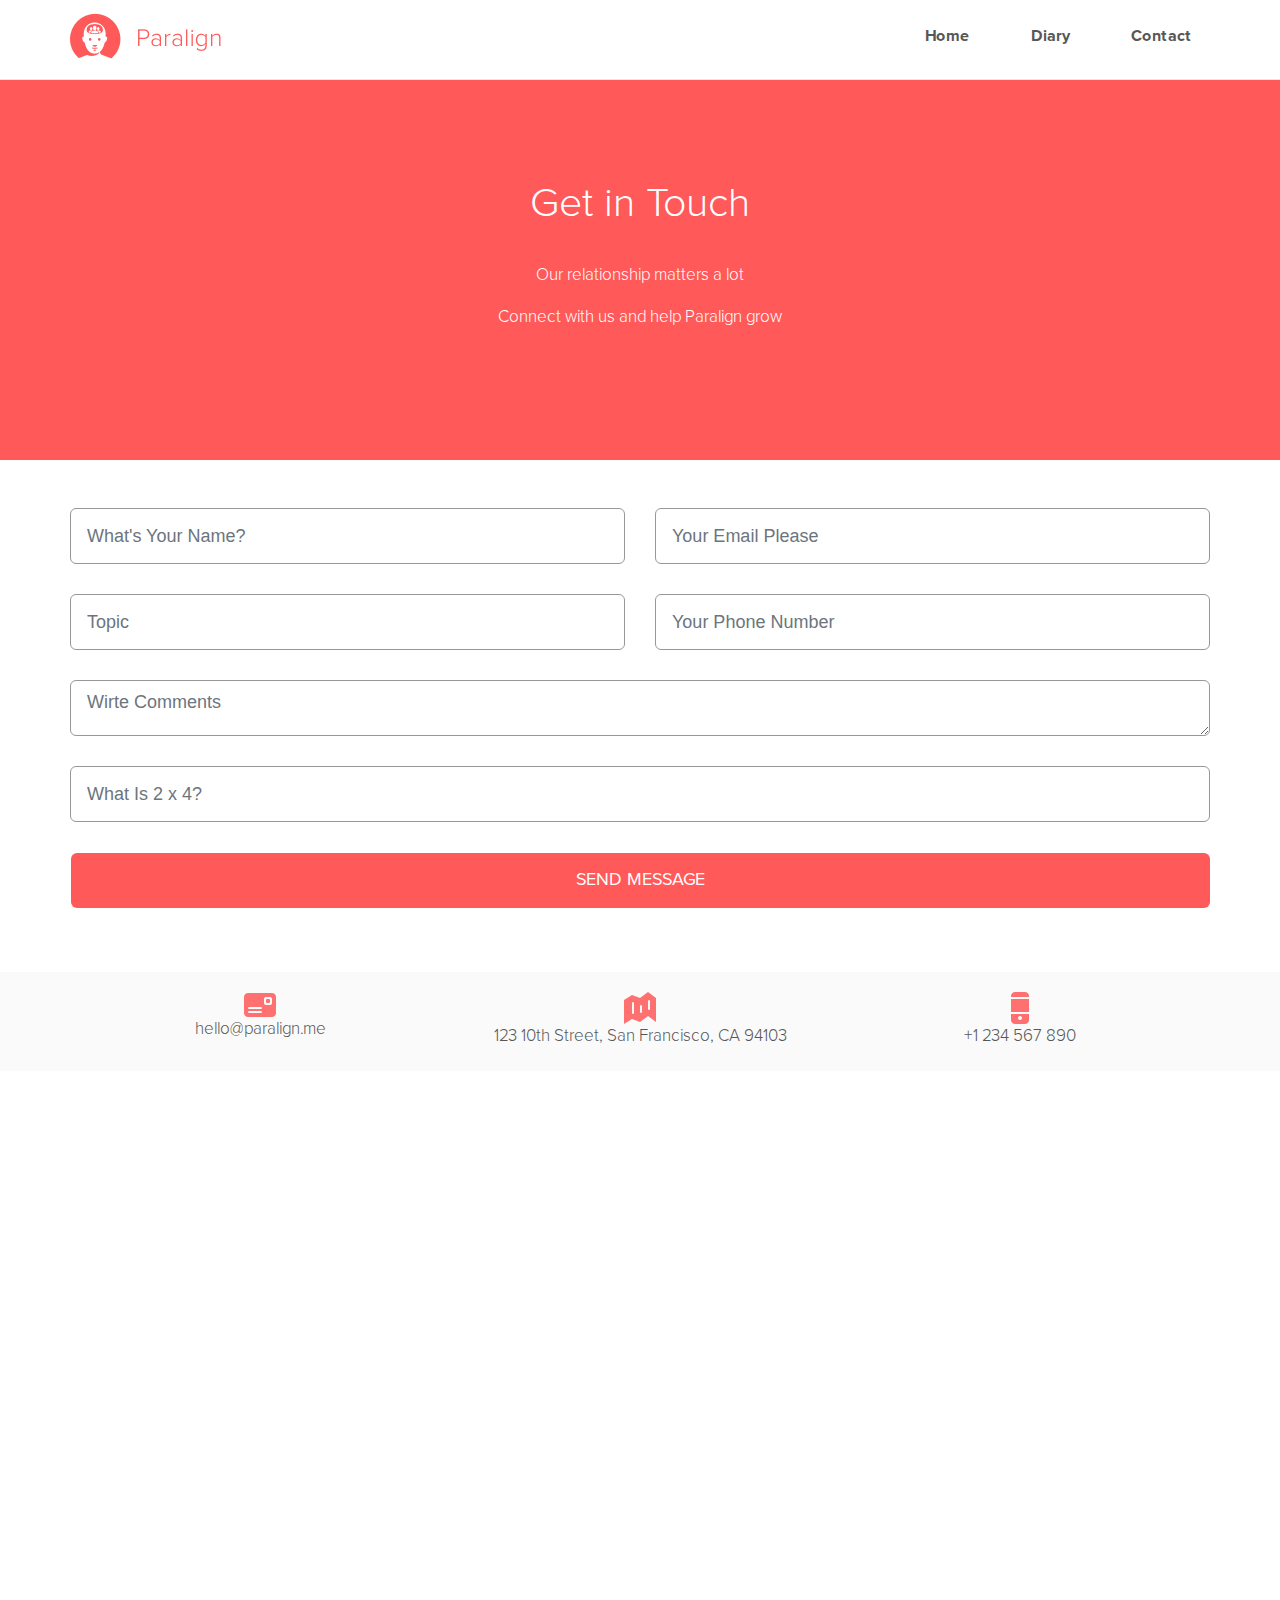
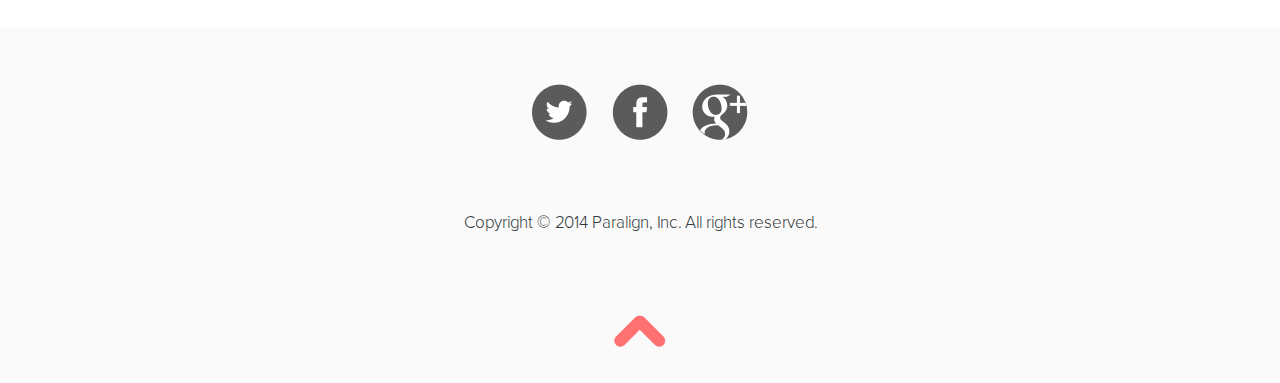
<file: contact.html>
<!DOCTYPE html>
<html lang="en">
<head>
    <meta charset="UTF-8">
    <title>Paralign</title>
    <meta name="viewport" content="width=device-width, initial-scale=1.0">
    <link rel="stylesheet" href="https://maxcdn.bootstrapcdn.com/bootstrap/4.1.3/css/bootstrap.min.css">
    <script src="https://ajax.googleapis.com/ajax/libs/jquery/3.3.1/jquery.min.js"></script>
    <script src="https://maxcdn.bootstrapcdn.com/bootstrap/4.1.3/js/bootstrap.min.js"></script>
    <link rel="stylesheet" href="assets/css/main.css">
</head>
<body>
<div class="wrapper">
    <!--    HEADER-->
    <div class="header fixed-nav height-nav">
        <nav class="navbar navbar-expand-lg navbar-light">
            <div class="container">
                <a class="navbar-brand" href="index.html"><img src="assets/images/header/Paralign Logo + icon_31792@1x.png"></a>
                <button class="navbar-toggler" type="button" data-toggle="collapse" data-target="#navbarSupportedContent" aria-controls="navbarSupportedContent" aria-expanded="false" aria-label="Toggle navigation">
                    <span class="navbar-toggler-icon"></span>
                </button>
                <div class="collapse navbar-collapse" id="navbarSupportedContent">
                    <ul class="navbar-nav ml-auto topnav">
                        <li class="nav-item">
                            <a class="nav-link" href="index.html">Home</a>
                        </li>
                        <li class="nav-item">
                            <a class="nav-link" href="diary.html">Diary</a>
                        </li>
                        <li class="nav-item">
                            <a class="nav-link" href="contact.html">Contact</a>
                        </li>
                    </ul>
                </div>
            </div>
        </nav>
    </div>
    <!--    CONTENT-->
    <div class="content">
        <!--        BANNER-->
        <div class="banner">
            <div class="text-banner-ct">
                <h1 class="bn-2">Get in Touch</h1>
                <h5 class="bn-title-contact-2">Our relationship matters a lot</h5>
                <h5 class="bn-title-contact-2">Connect with us and help Paralign grow</h5>
            </div>
        </div>
        <!--        MAIN CONTENT-->
        <div class="main-content">
            <div class="container">
                <div class="row mt-5 ">
                    <div class="col-sm-6 form-left ">
                        <input type="text" class="form-control" placeholder="What's Your Name?">
                    </div>
                    <div class="col-sm-6 form-right ">
                        <input type="text" class="form-control" placeholder="Your Email Please">
                    </div>
                    <div class="col-sm-6 form-left ">
                        <input type="text" class="form-control" placeholder="Topic">
                    </div>
                    <div class="col-sm-6 form-right ">
                        <input type="text" class="form-control" placeholder="Your Phone Number">
                    </div>
                    <div class="col-sm-12 form-center ">
                        <textarea class="form-control form-control-lg " type="text" placeholder="Wirte Comments" rows="3" cols="50"></textarea>
                    </div>
                    <div class="col-sm-12 form-center ">
                        <input type="text" class="form-control" placeholder="What Is 2 x 4?">
                    </div>
                    <div class="send-message">
                        <button class="sending">SEND MESSAGE</button>
                    </div>
                </div>
            </div>
            <div class="contact-section">
                <div class="container">
                    <div class="row ct1">
                        <div class="col-sm mct1">
                            <a href="#"><img src="assets/images/contact/contact/Email@1x.png"></a>
                            <p>hello@paralign.me
                            </p>
                        </div>
                        <div class="col-sm mct1">
                            <a href="#"><img src="assets/images/contact/contact/Location@1x.png"></a>
                            <p>123 10th Street, San Francisco, CA 94103
                            </p>
                        </div>
                        <div class="col-sm mct1">
                            <a href="#"><img src="assets/images/contact/contact/Phone@1x.png"></a>
                            <p>+1 234 567 890
                            </p>
                        </div>
                    </div>
                </div>
            </div>
            <div class="map">
                <iframe src="https://www.google.com/maps/embed?pb=!1m18!1m12!1m3!1d59525.25912043853!2d104.69439062972137!3d21.179097681912154!2m3!1f0!2f0!3f0!3m2!1i1024!2i768!4f13.1!3m3!1m2!1s0x31339f2bfe1c2e17%3A0x584f709899b0da67!2zVsaw4budbiBsYW4gS2jDoW5oIETGsMahbmc!5e0!3m2!1svi!2s!4v1652368842796!5m2!1svi!2s" width="100%" height="450" style="border:0;" allowfullscreen="" loading="lazy" referrerpolicy="no-referrer-when-downgrade"></iframe>
            </div>

        </div>
    </div>
     <!--    FOOTER-->
     <div class="footer">
        <div class="container md-5">
            <footer class="text-center text-white" >
                <div class="container">
                    <section class="footer-icon">
                        <a class="btn btn-link btn-floating btn-lg ft-icon "
                           href="#!"
                           role="button"
                           data-mdb-ripple-color="dark">
                            <img src="assets/images/footer/Twitter@1x.png">
                        </a>
                        <a class="btn btn-link btn-floating btn-lg ft-icon"
                           href="#!"
                           role="button"
                           data-mdb-ripple-color="dark">
                            <img src="assets/images/footer/Facebook@1x.png">
                        </a>
                        <a class="btn btn-link btn-floating btn-lg ft-icon"
                           href="#!"
                           role="button"
                           data-mdb-ripple-color="dark">
                            <img src="assets/images/footer/Google%20+@1x.png">
                        </a>
                    </section>
                </div>
                <div class="text-center text-dark copyright" >
                    Copyright © 2014 Paralign, Inc. All rights reserved.
                </div>
                <div onclick="TopscrollTo();" >
                    <button class=" scroll-top btn btn-link btn-floating btn-lg text-dark m-1">
                        <img src="assets/images/footer/Scroll%20button@1x.png">
                    </button>
                </div>
                <script>
                    function TopscrollTo() {
                         window.scrollTo(0, 0);
                        }         
                </script>
        </div>
    </div>
</div>
</body>
</html>
</file>
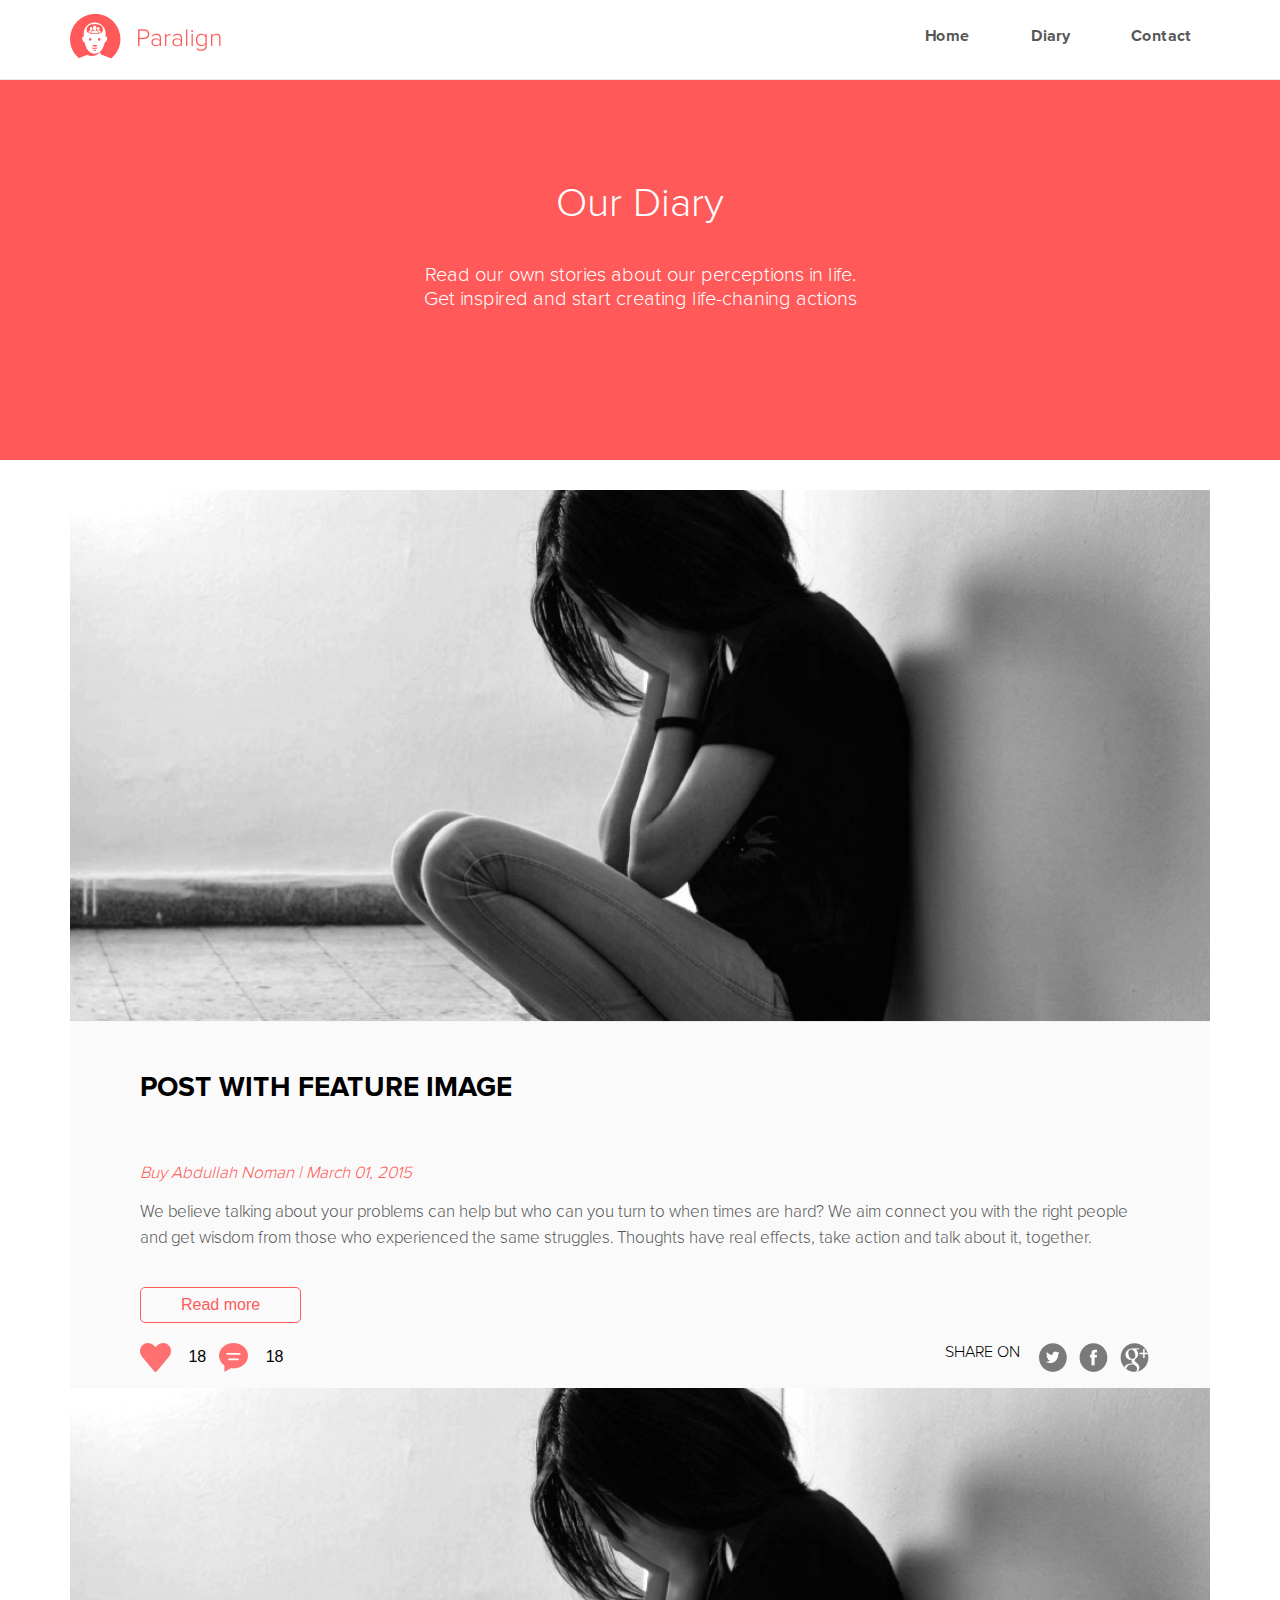
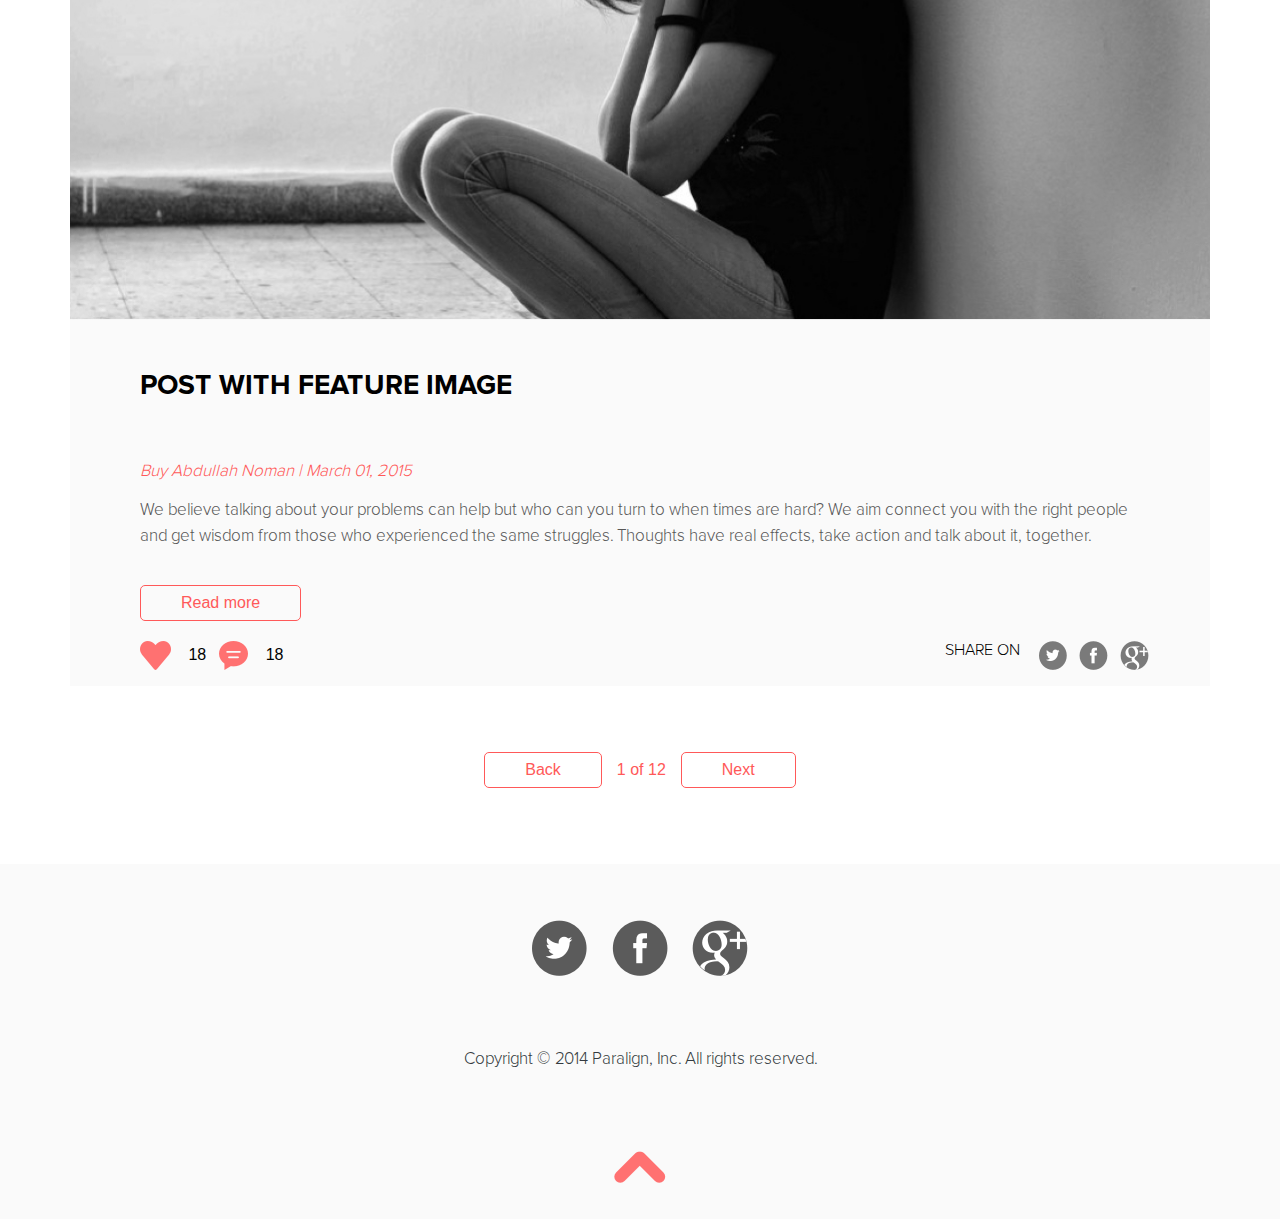
<file: Diary.html>
<!DOCTYPE html>
<html lang="en">
<head>
    <meta charset="UTF-8">
    <title>Diary</title>
    <meta name="viewport" content="width=device-width, initial-scale=1.0">
    <link rel="stylesheet" href="https://maxcdn.bootstrapcdn.com/bootstrap/4.1.3/css/bootstrap.min.css">
    <script src="https://ajax.googleapis.com/ajax/libs/jquery/3.3.1/jquery.min.js"></script>
    <script src="https://maxcdn.bootstrapcdn.com/bootstrap/4.1.3/js/bootstrap.min.js"></script>
    <link rel="stylesheet" href="assets/css/main.css">
    <script>
        function TopscrollTo() {
            if(window.scrollY!=0)
            {
                setTimeout(function() {
                    window.scrollTo(0,window.scrollY-30);
                    TopscrollTo();
                }, 10);
            }
        }
    </script>
</head>
<body>
<div class="wrapper">
    <!--    HEADER-->
    <div class="header fixed-nav height-nav">
        <nav class="navbar navbar-expand-lg navbar-light">
            <div class="container">
                <a class="navbar-brand" href="index.html"><img src="assets/images/header/Paralign Logo + icon_31792@1x.png"></a>
                <button class="navbar-toggler" type="button" data-toggle="collapse" data-target="#navbarSupportedContent" aria-controls="navbarSupportedContent" aria-expanded="false" aria-label="Toggle navigation">
                    <span class="navbar-toggler-icon"></span>
                </button>
                <div class="collapse navbar-collapse" id="navbarSupportedContent">
                    <ul class="navbar-nav ml-auto topnav">
                        <li class="nav-item">
                            <a class="nav-link" href="index.html">Home</a>
                        </li>
                        <li class="nav-item">
                            <a class="nav-link" href="diary.html">Diary</a>
                        </li>
                        <li class="nav-item">
                            <a class="nav-link" href="contact.html">Contact</a>
                        </li>
                    </ul>
                </div>
            </div>
        </nav>
    </div>
    <!--    CONTENT-->
    <div class="content">
        <!--        BANNER-->
        <div class="banner">
            <div class="text-banner">
                <h1 class="BN">Our Diary</h1>
                <h5 class="bn-title">Read our own stories about our perceptions in life.</h5>
                <h5 class="bn-title">Get inspired and start creating life-chaning actions</h5>
            </div>
        </div>
        <!--        MAIN CONTENT-->
        <div class="main-content">
            <div class="container">
                <div class="imagecontent">
                    <img src="assets/images/diary/main_content/maincontent.png">
                </div>
                <div class="content-title">
                    <h3 class="title">POST WITH FEATURE IMAGE</h3>
                    <div class="post">
                        <h6>Buy Abdullah Noman | March 01, 2015</h6>
                        <p>We believe talking about your problems can help but who can you turn to when times are hard?
                            We aim connect you with the right people and get wisdom from those who experienced the same struggles.
                            Thoughts have real effects, take action and talk about it, together.</p>
                        <button class="read-more">Read more</button>
                    </div>
                    <div class="row">
                        <div class="col-sm-6 text-left">
                            <ul>
                                <li><a href="#"><img src="assets/images/diary/main_content/Heart@x1.png">
                                    <span>18</span>
                                </a></li>
                                <li><a href="#"><img src="assets/images/diary/main_content/Comments@1x.png">
                                    <span>18</span>
                                </a></li>
                            </ul>
                        </div>
                        <div class="col-sm-6 text-right">
                            <h6>SHARE ON</h6>
                            <ul>
                                <li class="item"><a href="#"><img src="assets/images/diary/main_content/Twitter@1x.png"></a></li>
                                <li class="item"><a href="#"><img src="assets/images/diary/main_content/Facebook@1x.png"></a></li>
                                <li class="item"><a href="#"><img src="assets/images/diary/main_content/Google%20+@1x.png"></a></li>
                            </ul>
                        </div>
                    </div>
                </div>
            </div>
            <div class="container">
                <div class="imagecontent">
                    <img src="assets/images/diary/main_content/maincontent.png">
                </div>
                <div class="content-title">
                    <h3 class="title">POST WITH FEATURE IMAGE</h3>
                    <div class="post">
                        <h6>Buy Abdullah Noman | March 01, 2015</h6>
                        <p>We believe talking about your problems can help but who can you turn to when times are hard?
                            We aim connect you with the right people and get wisdom from those who experienced the same struggles.
                            Thoughts have real effects, take action and talk about it, together.</p>
                        <button class="read-more">Read more</button>
                    </div>
                    <div class="row">
                        <div class="col-sm-6 text-left">
                            <ul>
                                <li><a href="#"><img src="assets/images/diary/main_content/Heart@x1.png">
                                    <span>18</span>
                                </a></li>
                                <li><a href="#"><img src="assets/images/diary/main_content/Comments@1x.png">
                                    <span>18</span>
                                </a></li>
                            </ul>
                        </div>
                        <div class="col-sm-6 text-right">
                            <h6>SHARE ON</h6>
                            <ul>
                                <li class="item"><a href="#"><img src="assets/images/diary/main_content/Twitter@1x.png"></a></li>
                                <li class="item"><a href="#"><img src="assets/images/diary/main_content/Facebook@1x.png"></a></li>
                                <li class="item"><a href="#"><img src="assets/images/diary/main_content/Google%20+@1x.png"></a></li>
                            </ul>
                        </div>
                    </div>
                </div>
            </div>
            <div class="navigation">
                <ul>
                    <li><button class="click-number">Back</button></li>
                    <p class="nb">1 of 12</p>
                    <li><button class="click-number">Next</button></li>
                </ul>
            </div>
        </div>
    </div>
    <!--    FOOTER-->
    <div class="footer">
        <div class="container md-5">
            <footer class="text-center text-white" >
                <div class="container">
                    <section class="footer-icon">
                        <a class="btn btn-link btn-floating btn-lg ft-icon "
                           href="#!"
                           role="button"
                           data-mdb-ripple-color="dark">
                            <img src="assets/images/footer/Twitter@1x.png">
                        </a>
                        <a class="btn btn-link btn-floating btn-lg ft-icon"
                           href="#!"
                           role="button"
                           data-mdb-ripple-color="dark">
                            <img src="assets/images/footer/Facebook@1x.png">
                        </a>
                        <a class="btn btn-link btn-floating btn-lg ft-icon"
                           href="#!"
                           role="button"
                           data-mdb-ripple-color="dark">
                            <img src="assets/images/footer/Google%20+@1x.png">
                        </a>
                    </section>
                </div>
                <div class="text-center text-dark copyright" >
                    Copyright © 2014 Paralign, Inc. All rights reserved.
                </div>
                <div onclick="TopscrollTo()">
                    <span class="btn btn-link btn-floating btn-lg text-dark m-1">
                        <img src="assets/images/footer/Scroll%20button@1x.png">
                    </span>
                </div>
            </footer>

        </div>
    </div>
</div>
</body>
</html>
</file>
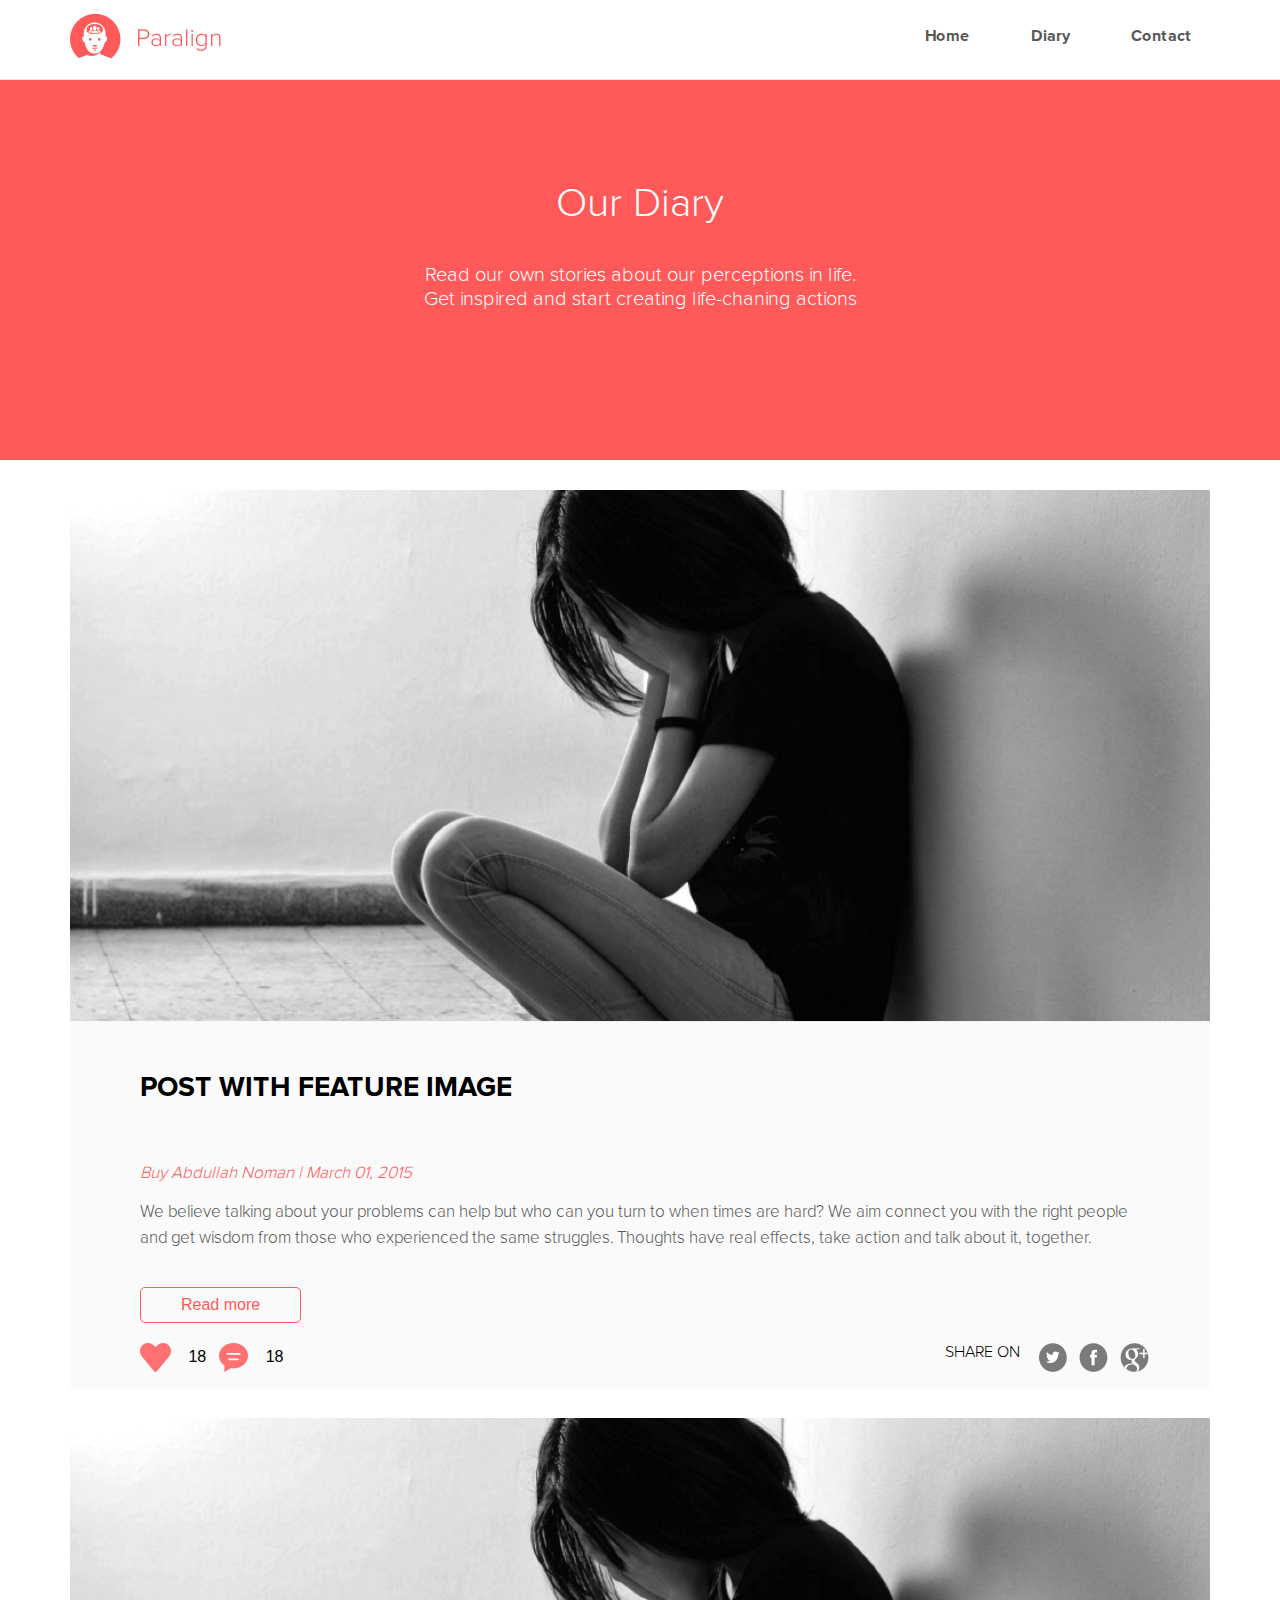
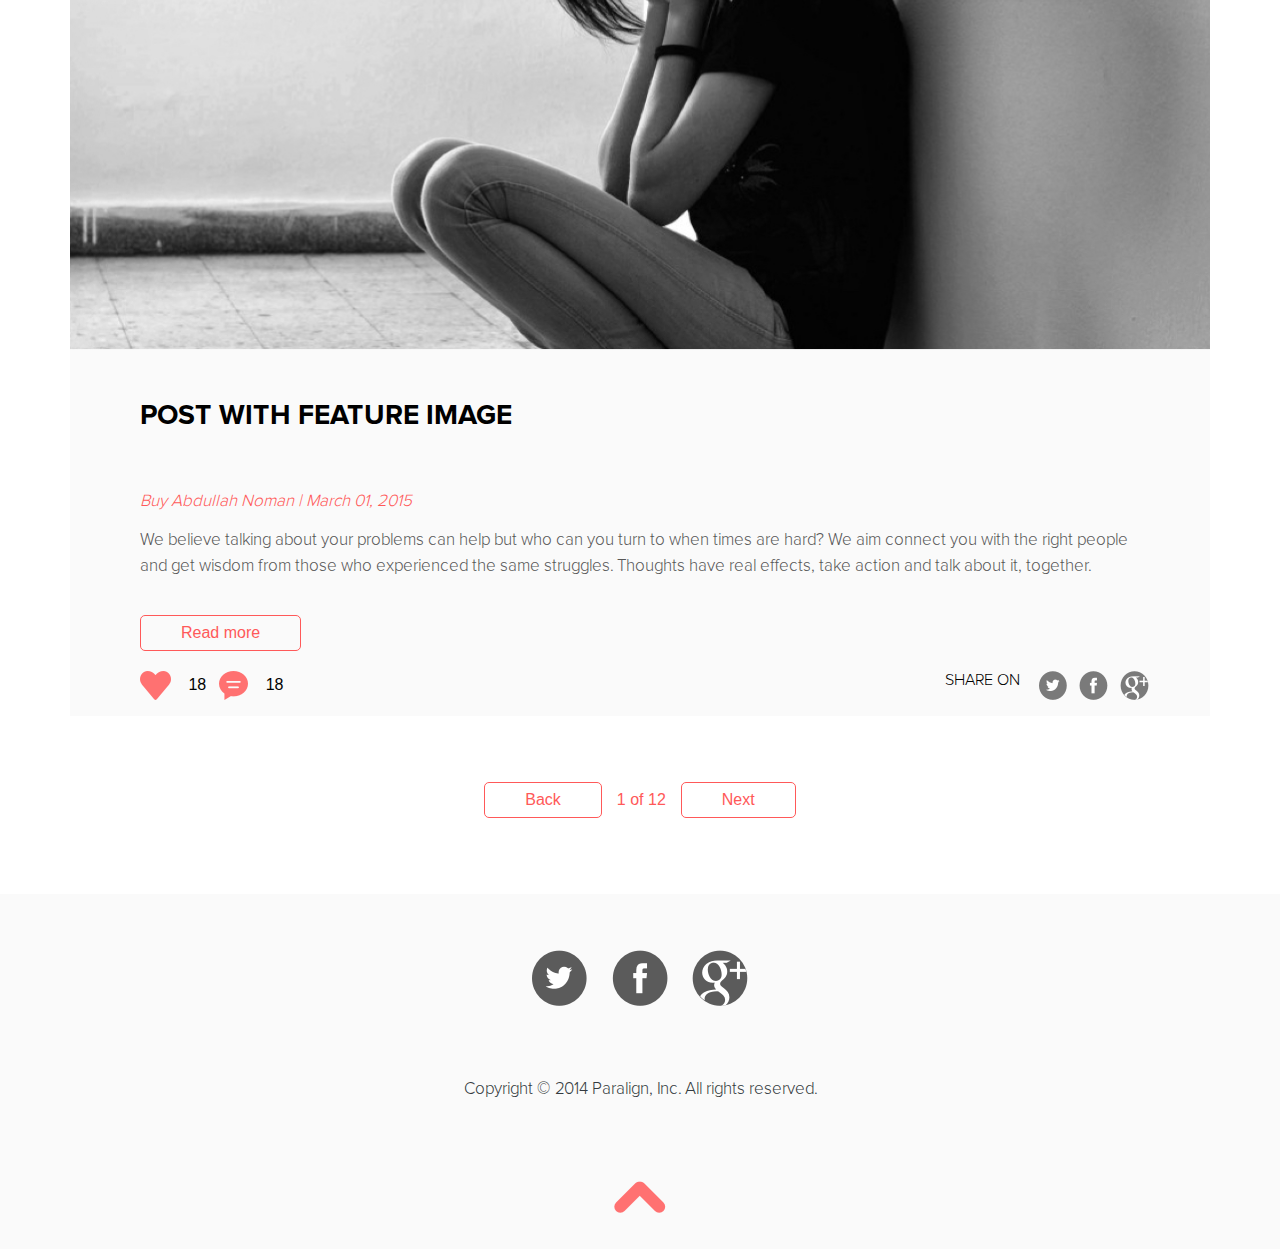
<file: diary.html>
<!DOCTYPE html>
<html lang="en">
<head>
    <meta charset="UTF-8">
    <title>Diary</title>
    <meta name="viewport" content="width=device-width, initial-scale=1.0">
    <link rel="stylesheet" href="https://maxcdn.bootstrapcdn.com/bootstrap/4.1.3/css/bootstrap.min.css">
    <script src="https://ajax.googleapis.com/ajax/libs/jquery/3.3.1/jquery.min.js"></script>
    <script src="https://maxcdn.bootstrapcdn.com/bootstrap/4.1.3/js/bootstrap.min.js"></script>
    <link rel="stylesheet" href="assets/css/main.css">
    <script>
        function TopscrollTo() {
            if(window.scrollY!=0)
            {
                setTimeout(function() {
                    window.scrollTo(0,window.scrollY-30);
                    TopscrollTo();
                }, 10);
            }
        }
    </script>
</head>
<body>
<div class="wrapper">
    <!--    HEADER-->
    <div class="header fixed-nav height-nav">
        <nav class="navbar navbar-expand-lg navbar-light">
            <div class="container">
                <a class="navbar-brand" href="index.html"><img src="assets/images/header/Paralign Logo + icon_31792@1x.png"></a>
                <button class="navbar-toggler" type="button" data-toggle="collapse" data-target="#navbarSupportedContent" aria-controls="navbarSupportedContent" aria-expanded="false" aria-label="Toggle navigation">
                    <span class="navbar-toggler-icon"></span>
                </button>
                <div class="collapse navbar-collapse" id="navbarSupportedContent">
                    <ul class="navbar-nav ml-auto topnav">
                        <li class="nav-item">
                            <a class="nav-link" href="index.html">Home</a>
                        </li>
                        <li class="nav-item">
                            <a class="nav-link" href="diary.html">Diary</a>
                        </li>
                        <li class="nav-item">
                            <a class="nav-link" href="contact.html">Contact</a>
                        </li>
                    </ul>
                </div>
            </div>
        </nav>
    </div>
    <!--    CONTENT-->
    <div class="content">
        <!--        BANNER-->
        <div class="banner">
            <div class="text-banner">
                <h1 class="BN">Our Diary</h1>
                <h5 class="bn-title">Read our own stories about our perceptions in life.</h5>
                <h5 class="bn-title">Get inspired and start creating life-chaning actions</h5>
            </div>
        </div>
        <!--        MAIN CONTENT-->
        <div class="main-content">
            <div class="container">
                <div class="imagecontent">
                    <img src="assets/images/diary/main_content/maincontent.png">
                </div>
                <div class="content-title">
                    <h3 class="title">POST WITH FEATURE IMAGE</h3>
                    <div class="post">
                        <h6>Buy Abdullah Noman | March 01, 2015</h6>
                        <p>We believe talking about your problems can help but who can you turn to when times are hard?
                            We aim connect you with the right people and get wisdom from those who experienced the same struggles.
                            Thoughts have real effects, take action and talk about it, together.</p>
                        <button class="read-more">Read more</button>
                    </div>
                    <div class="row">
                        <div class="col-sm-6 text-left">
                            <ul>
                                <li><a href="#"><img src="assets/images/diary/main_content/Heart@x1.png">
                                    <span>18</span>
                                </a></li>
                                <li><a href="#"><img src="assets/images/diary/main_content/Comments@1x.png">
                                    <span>18</span>
                                </a></li>
                            </ul>
                        </div>
                        <div class="col-sm-6 text-right">
                            <h6>SHARE ON</h6>
                            <ul>
                                <li class="item"><a href="#"><img src="assets/images/diary/main_content/Twitter@1x.png"></a></li>
                                <li class="item"><a href="#"><img src="assets/images/diary/main_content/Facebook@1x.png"></a></li>
                                <li class="item"><a href="#"><img src="assets/images/diary/main_content/Google%20+@1x.png"></a></li>
                            </ul>
                        </div>
                    </div>
                </div>
            </div>
            <div class="container">
                <div class="imagecontent" style="padding-top: 30px;">
                    <img src="assets/images/diary/main_content/maincontent.png">
                </div>
                <div class="content-title">
                    <h3 class="title">POST WITH FEATURE IMAGE</h3>
                    <div class="post">
                        <h6>Buy Abdullah Noman | March 01, 2015</h6>
                        <p>We believe talking about your problems can help but who can you turn to when times are hard?
                            We aim connect you with the right people and get wisdom from those who experienced the same struggles.
                            Thoughts have real effects, take action and talk about it, together.</p>
                        <button class="read-more">Read more</button>
                    </div>
                    <div class="row">
                        <div class="col-sm-6 text-left">
                            <ul>
                                <li><a href="#"><img src="assets/images/diary/main_content/Heart@x1.png">
                                    <span>18</span>
                                </a></li>
                                <li><a href="#"><img src="assets/images/diary/main_content/Comments@1x.png">
                                    <span>18</span>
                                </a></li>
                            </ul>
                        </div>
                        <div class="col-sm-6 text-right">
                            <h6>SHARE ON</h6>
                            <ul>
                                <li class="item"><a href="#"><img src="assets/images/diary/main_content/Twitter@1x.png"></a></li>
                                <li class="item"><a href="#"><img src="assets/images/diary/main_content/Facebook@1x.png"></a></li>
                                <li class="item"><a href="#"><img src="assets/images/diary/main_content/Google%20+@1x.png"></a></li>
                            </ul>
                        </div>
                    </div>
                </div>
            </div>
            <div class="navigation">
                <ul>
                    <li><button class="click-number">Back</button></li>
                    <p class="nb">1 of 12</p>
                    <li><button class="click-number">Next</button></li>
                </ul>
            </div>
        </div>
    </div>
    <!--    FOOTER-->
    <div class="footer">
        <div class="container md-5">
            <footer class="text-center text-white" >
                <div class="container">
                    <section class="footer-icon">
                        <a class="btn btn-link btn-floating btn-lg ft-icon "
                           href="#!"
                           role="button"
                           data-mdb-ripple-color="dark">
                            <img src="assets/images/footer/Twitter@1x.png">
                        </a>
                        <a class="btn btn-link btn-floating btn-lg ft-icon"
                           href="#!"
                           role="button"
                           data-mdb-ripple-color="dark">
                            <img src="assets/images/footer/Facebook@1x.png">
                        </a>
                        <a class="btn btn-link btn-floating btn-lg ft-icon"
                           href="#!"
                           role="button"
                           data-mdb-ripple-color="dark">
                            <img src="assets/images/footer/Google%20+@1x.png">
                        </a>
                    </section>
                </div>
                <div class="text-center text-dark copyright" >
                    Copyright © 2014 Paralign, Inc. All rights reserved.
                </div>
                <div onclick="TopscrollTo()">
                    <span class="btn btn-link btn-floating btn-lg text-dark m-1">
                        <img src="assets/images/footer/Scroll%20button@1x.png">
                    </span>
                </div>
            </footer>

        </div>
    </div>
</div>
</body>
</html>
</file>
<file: assets/css/main.css>
@font-face {
    font-family: "ProximaNova-Bold";
    src: url("../fonts/ProximaNova-Bold.ttf") format("truetype");
}
@font-face {
    font-family: "ProximaNova-Light";
    src: url("../fonts/ProximaNova-Light.ttf") format("truetype");
}
@font-face {
    font-family: "ProximaNova-Regular";
    src: url("../fonts/ProximaNova-Regular.ttf") format("truetype");
}
/*HEADER*/
html{
    scroll-behavior: smooth !important;
}

.header{
    display: block;
    background-color: #FFFFFF;
}
.container{
    padding: 0;
}
.navbar{
    display: block;
    background-color: #FFFFFF;
    height: 80px;
    border-bottom: #e7e7e7 0.1px solid;
}

.navbar-light .navbar-nav .nav-link{
    font-size: 16px;
    font-weight: bold;
    font-family: 'ProximaNova-Bold';
    color: #575757  ;
}
/* .navbar .container{ 
        padding: 0;
        margin: 0 205.5px;
    } */
.navbar-collapse{
    background-color: #FFFFFF;
    z-index: 199;
}
/* .header .container button{
    background-color: #FFFFFF;
} */
.fixed-nav{
    position: fixed;
    top: 0;
    right: 0;
    width: 100%;
    z-index: 200;
}
.nav-item{
    display: flex;
    padding-left: 25px;
    margin: 0 10px;
}
.navbar-nav a{
    font-family: proxima-nova-condensed, sans-serif;
    font-style: normal;
    font-size: 16px;
    font-weight: bold;
    color: #575757;
}
.bg-light{
    background-color: #FFFFFF;
}
/*FOOTER*/
.footer{
    background-color: #FAFAFA;
}
.footer-icon{
    padding: 55px 0;
    margin-bottom: 15px;
}
.md-5{
    height: 355px;
    margin-top: 50px;
    margin-bottom: 0;
    background-color: #FAFAFA;
}
.m-1 a      img{
    list-style-type: none;
    margin: 0px -20px;
    display: inline-block;
}
.copyright{
    margin-bottom: 16px;
    padding-bottom:49px;
    font-family: "ProximaNova-Light";
    font-size: 17px;
    color: #575757;

}
.ft-icon{
    padding: 0;
    margin: 0;
    padding: 0 9px 0 ;

}


/*===================*/
/*     HOME PAGE*/
/*===================     */

.content{
    max-width: 100%;
}

/*VIDEO BACKGROUND*/
.video-bg {
    position: relative;
    height: 90vh;
    min-height: 25rem;
    width: 100%;
    overflow: hidden;
    margin-top: 80px;
}

.video-bg video {
    position: absolute;
    top: 50%;
    left: 50%;
    min-width: 100%;
    min-height: 100%;
    width: auto;
    height: auto;
    z-index: 0;
    -ms-transform: translateX(-50%) translateY(-50%);
    -moz-transform: translateX(-50%) translateY(-50%);
    -webkit-transform: translateX(-50%) translateY(-50%);
    transform: translateX(-50%) translateY(-50%);
}

.video-bg .container {
    position: relative;
    z-index: 2;
}

.video-bg .overlay {
    position: absolute;
    top: 0;
    left: 0;
    height: 100%;
    width: 100%;
    opacity: 0.5;
    z-index: 1;
}
.bbtn{
    width: 246px;
    height: 54px;
    border-radius: 40px;
    background-color: #FF5959;
    font-family: "ProximaNova-Bold";
    font-size: 16px;
    color: #FFFFFF;
    border: #FFFFFF;
}

.text-white h1{
    font-family: "ProximaNova-Bold";
    font-size: 67px;
    color: #FFFFFF;
    margin-bottom: -5px;
    margin-top: -110px;
}
.text-white p{
    font-family: "ProximaNova-Light";
    font-size: 24px;
    color: #FFFFFF;
}
/*SECTION*/
.title-left{
    padding: 150px 53px 0 100px;
}
.title-right{
    padding: 150px 100px 0 53px;
}

.title h2{
    margin: 0;
    padding-bottom: 34px;
    font-size: 41px;
    color: #FF5959;
    text-align: left;
    font-family:"ProximaNova-Bold";
}
.title p{
    font-size: 17px;
    color: #575757;
    text-align: left;
    font-family:"ProximaNova-Light";
}
.rivew{
    padding-top: 30px;
    display: flex;
    text-align: center;
}
.rivew p{
    float: right;
}
.text-rivew{
    margin: 0;
    padding: 23px 0px 16px 43px;
    font-size: 16px;
    color: #575757;
    line-height: 182%;
    text-align: left;
    font-family:"ProximaNova-Light";
    font-style: italic;

}
.image-review{
    width: 84px;
    height: 84px;

}

/*Call To Action*/
.imgphone{
    text-align: center;
}
.phoneimage{
    margin: 59px 0 47px;
}
.imgphone h1{
    margin: 0;
    padding-bottom: 34px;
    font-family: "ProximaNova-Bold";
    font-size: 41px;
    color: #FF5959;
}
.imgphone h3{
    margin-bottom: 16px;
    padding-bottom: 57px;
    font-family: "ProximaNova-Light";
    font-size: 25px;
    color: #575757;


}

/*=================*/
/*CONTACT PAGE*/
/*=================*/


/*BANNER*/
.bn-title-contact {
    margin-bottom: 16px;
    font-size: 17px;
    font-family: "ProximaNova-Light";
    color: #FFFFFF;
}
.banner{
    height: 460px;
    background-color: #FF5959;
}
.text-banner-ct{
    padding-top: 180px;
    text-align: center;
    margin-bottom: 34px;
}
.bn-2{
    font-size: 41px;
    font-family: "ProximaNova-Light",sans-serif;
    color: #FFFFFF;
    margin-bottom: 37px;
}
.bn-title-contact-2{
    margin: 0;
    font-size: 17px;
    font-family: "ProximaNova-Light", sans-serif;
    color: #FFFFFF;
    margin-bottom: 21px;
}
.textt{
    display: block;
    padding: 0;
    margin: 0;
    font-size: 16px;
    font-family: "ProximaNova-Light",sans-serif;
    color: #FFFFFF;
}

/*MAIN CONTENT*/

/*FROM*/
.main-content{
    display: block;
    margin-top: 30px;
}
.col{
    padding: 0 15px;
}
.form-control{
    margin: 0 0 30px;
    padding: 10px 16px;
    height: 56px;
    font-size: 18px;
    line-height: 1.33333;
    border-radius: 6px;
    border: 1px solid #979797;
    margin-bottom: 30px;
}
.form-center .form-control{
    /* height: auto; */ 
}
.send-message{
    text-align: center;
    width: 100%;
    margin: 0 15px;
    padding: 0.5px;
}
.sending{
    border-radius: 6px ;
    border: #FF5959;
    background-color: #FF5959;
    height: 55px;
    width: 100%;
    color: #FFFFFF;
    font-size: 18px;
    font-family: "ProximaNova-Regular";

}
.sending:hover{
    background-color: #FFFFFF;
    color: #FF5959;
}
/*CONTACT*/
.contact-section{
    background-color: #FAFAFA;
}
.ct1{
    margin: 64px 0 50px;
    padding: 20px 0 5px;
}
.mct1{
    padding: 20px;
    background-color: #FAFAFA;
}
.mct1 p{
    font-size: 17px;
    color: #575757;
    font-family: "ProximaNova-Light";
}
.col-sm{
    padding: 0 15px;
    text-align: center;
}
/*================*/
/*    DIARY PAGE*/
/*================    */
/*BANNER*/
.banner{
    height: 460px;
    background-color: #FF5959;
}
.text-banner{
    padding-top: 180px;
    text-align: center;
    margin-bottom: 34px;
}
.BN {
    font-size: 41px;
    font-family: "ProximaNova-Light",sans-serif;
    color: #FFFFFF;
    margin-bottom: 34px;
}
.bn-title{
    margin: 0;
    font-family: "ProximaNova-Light", sans-serif;
    color: #FFFFFF;
}
.textt{
    display: block;
    padding: 0;
    margin: 0;
    font-size: 16px;
    font-family: "ProximaNova-Light",sans-serif;
    color: #FFFFFF;
}
/*MAIN CONTENT*/

.imagecontent{
    background-color: #FFFFFF;
}
.imagecontent img{
    width: 100%;
    height: 90vh;
    height: auto;
}
.content-title{
    padding: 0 70px;
    background-color: #FAFAFA;
}
.content-title h3{
    padding: 50px 0;
    font-family: "ProximaNova-Bold", sans-serif;
    color: #000000;
    font-weight: 400;
}
.content-title h6{
    font-family: "ProximaNova-Light", sans-serif;
    color: #FF5959;
    font-size: 17px;
    font-style: italic;
    margin-bottom: 16px;
}
.content-title .post p{
    margin-bottom: 16px;
}
.read-more{
    padding: 5px 40px;
    margin: 20px 0;
    border: 1px solid #FF5959;
    color: #FF5959;
    background-color: #FAFAFA;
    border-radius: 5px;
}
.title h3{
    font-family: "ProximaNova-Bold",sans-serif;
    color: #000;
    font-weight: 400;
}

.post p{
    margin-bottom: 0px;
    font-family: "ProximaNova-Light",sans-serif;
    font-size: 17px;
    color: #575757;
}
.row ul{
    list-style-type:none ;
    flex-direction: row;
    display: inline-flex;

}
.container.row{
    padding: 0;
    margin: 0;
    margin: 30px 0 50px;
}
.text-left ul{
    padding: 0 ;
}
.text-left ul li span{
    margin: 13px;
}
.text-left ul li a{
    text-decoration: none;
    color: black;
}
.text-right{
    position: relative;
    text-align: right;
}
.text-right ul{
    float: right;
    position: absolute;
    top: 0;
    right: 0;
    margin: 0 0 16px;
}
.text-right h6{
    padding-right: 120px;
    color: black;
    font-style: normal;
    font-family: "ProximaNova-Light", sans-serif;
    font-size: 16px;
}
.item{
    padding: 0 6px;
}
.navigation{
    text-align: center;
    padding: 0;
    margin-top: 32px;
}
.navigation ul{
    flex-direction: row;
    display: inline-flex;
    list-style-type: none;
    padding: 0;
}
.navigation ul li{
    margin: 0px 15px;
}
.click-number{
    padding: 5px 40px;
    margin-top: 34px;
    border: 1px solid #FF5959;
    color: #FF5959;
    background-color: #FFFFFF;
    border-radius: 5px;
}
.nb{
    padding-top: 40px ;
    color: #FF5959;
}

/*Reponsive mobile app*/
/* @media screen and (max-width: 600px) {
    .wrapper{
        width: 100%;
    }
    .navbar-nav a:not(:first-child) {display: none;}
    .navbar-nav a.navbar-toggler {
        float: right;
        display: block;
    }
}

@media screen and (max-width: 600px) {
    .wrapper{
        width: 100%;
    }
    .navbar-nav.responsive {position: relative;}
    .navbar-nav.responsive .navbar-toggler {
        position: absolute;
        right: 0;
        top: 0;
    }
    .navbar-nav.responsive a {
        float: none;
        display: block;
        text-align: left;
    }
} */
@media (min-width: 1200px) {
    .wrapper{
        width: 100%;
    }
    /* .header .container{
        max-width: 1170px;
    } */
    .phoneimage img {
        max-width: 100%;
    }
    /* .navbar .container{ 
        padding: 0;
        margin: 0 205.5px;
    } */
}
@media (max-width: 992px) {
    .wrapper{
        width: 100%;
    }
    .section{
        padding: 0;
    }
    .phoneimage img {
        max-width: 100%;
    }
    .navbar .container{
        padding: 0;
        margin: 0;
    }
    .imgphone, .imagecontent, .content-title ,.mt-5{
        padding: 0 15px;
    }
}
@media (max-width: 768px) {
    .wrapper{
        width: 100%;
    }
    .phoneimage img {
         max-width: 100%;
    }
    .navbar .container{
        padding: 0;
        margin: 0;
    }
    .imgphone, .imagecontent, .content-title ,.mt-5{
        padding: 0 15px;
    }

}
@media (max-width: 576px) {
    .wrapper{
        width: 100%;
    }
    .phoneimage img {
        max-width: 100%;
    }
    .navbar .container{
        max-width: none;
        padding: 0;
        margin: 0;
    }
    .imgphone, .imagecontent, .content-title ,.mt-5{
        padding: 0 15px;
    }
}
</file>
<file: Contact/assets/css/main.css>
/*HEADER*/
.header{
    display: block;
    background-color: #FFFFFF;
}
.container{
    padding: 0;
}
.navbar{
    background-color: #FFFFFF;
    height: 80px;
    border-bottom: #e7e7e7 0.1px solid;
}
.nav-link{
    font-size: 16px;
    font-weight: bold;
}
.nav-item{
    display: flex;
    padding: 0px 20px;
}
.navbar-nav a{
    font-family: proxima-nova-condensed, sans-serif;
    font-style: normal;
    font-size: 16px;
    font-weight: bold;
    color: #575757;
}
.bg-light{
    background-color: #FFFFFF;
}
body{
    font-family: "ProximaNova-Regular",sans-serif;
    font-size: 16px;
    color: #7c7c7c;
}
ul{
    list-style-type:none ;
}
/*BANNER*/
.banner{
    height: 460px;
    background-color: #FF5959;
}
.text-banner{
    padding-top: 150px;
    text-align: center;
    margin-bottom: 34px;
}
.BN {
    font-size: 41px;
    font-family: "ProximaNova-Light",sans-serif;
    color: #FFFFFF;
    margin-bottom: 34px;
}
.textt{
    display: block;
    padding: 0;
    margin: 0;
    font-size: 16px;
    font-family: "ProximaNova-Light",sans-serif;
    color: #FFFFFF;
}
/*MAIN CONTENT*/

/*FROM*/
.main-content{
    display: block;
    margin-top: 50px;
}
.col{
    padding: 0 15px;
}
.form-control{
    margin: 0 0 30px;
    padding: 10px 16px;
    height: 56px;
    font-size: 18px;
    line-height: 1.33333;
    border-radius: 6px;
    border: 1px solid #979797;
    margin-bottom: 30px;
}
.send-message{
    text-align: center;
    width: 100%;
    background-color: #FF5959;
    border-radius: 6px;
    padding: 0 12px;
}
.sending{
    border: none;
    background-color: #FF5959;
    height: 55px;
    color: #FFFFFF;
}
/*CONTACT*/

.ct1{
    padding: 80px 0 60px;
}
.mct1{
    padding: 20px;
    background-color: #FAFAFA;
}
.col-sm{
    text-align: center;
}
/*MAP*/

/*FOOTER*/
.footer{
    background-color: #FAFAFA;
}
.my-5{
    height: 397px;
}
.m-1 a img{
    list-style-type: none;
    margin: 0px -20px;
    display: inline-block;
}
</file>
<file: Diary/assets/css/main.css>
/*HEADER*/
.header{
    display: block;
    background-color: #FFFFFF;
}
.container{
    padding: 0;
}
.navbar{
    background-color: #FFFFFF;
    height: 80px;
    border-bottom: #e7e7e7 0.1px solid;
}
.nav-link{
    font-size: 16px;
    font-weight: bold;
}
.nav-item{
    display: flex;
    padding: 0px 20px;
}
.navbar-nav a{
    font-family: proxima-nova-condensed, sans-serif;
    font-style: normal;
    font-size: 16px;
    font-weight: bold;
    color: #575757;
}
.bg-light{
    background-color: #FFFFFF;
}
body{
    font-family: "ProximaNova-Regular",sans-serif;
    font-size: 16px;
    color: #7c7c7c;
}
ul{
    list-style-type:none ;
}
/*BANNER*/
.banner{
    height: 460px;
    background-color: #FF5959;
}
.text-banner{
    padding-top: 150px;
    text-align: center;
    margin-bottom: 34px;
}
.BN {
    font-size: 41px;
    font-family: "ProximaNova-Light",sans-serif;
    color: #FFFFFF;
    margin-bottom: 34px;
}
.textt{
    display: block;
    padding: 0;
    margin: 0;
    font-size: 16px;
    font-family: "ProximaNova-Light",sans-serif;
    color: #FFFFFF;
}
/*MAIN CONTENT*/

.imagecontent{
    padding-top: 30px;
    background-color: #FFFFFF;
}
.imagecontent img{
    width: 100%;
}
.content-title{
    margin: 1px 60px 30px;
    background-color: #FAFAFA;

}
.read-more{
    padding: 5px 40px;
    margin: 20px 0;
    border: 1px solid #FF5959;
    color: #FF5959;
    background-color: #FAFAFA;
    border-radius: 5px;
}
.title{
    padding: 50px 0;
}
.title h3{
    font-family: "ProximaNova-Bold",sans-serif;
    color: #000;
    font-weight: 400;
}
.post h6{
    font-style: italic;
    color: #FF5959;
}
.post p{
    margin-top: 15px;
    margin-bottom: 0px;
    font-family: "ProximaNova-Light",sans-serif;
    font-size: 17px;
    color: #575757;
}
.row ul{
    list-style-type:none ;
    flex-direction: row;
    display: inline-flex;
}
.row{
    padding: 20px 10px 0px 0px;
}
.text-left ul{
    padding: 0 ;
}
.text-left ul li span{
    margin: 13px;
}
.text-left ul li a{
    text-decoration: none;
    color: black;
}
.text-right{
    position: relative;
    text-align: right;
}
.text-right ul{
    float: right;
    position: absolute;
    top: 0;
    right: 0;
    margin: 0 0 16px;
}
.text-right h6{
    padding-right: 120px;
}
.item{
    padding: 0 6px;
}
.navigation{
    text-align: center;
}
.navigation ul{
    flex-direction: row;
    display: inline-flex;
}
.navigation ul li{
    margin: 0px 15px;
}
.click-number{
    padding: 5px 40px;
    margin-top: 34px;
    border: 1px solid #FF5959;
    color: #FF5959;
    background-color: #FAFAFA;
    border-radius: 5px;
}
.nb{
    padding-top: 40px ;
    color: #FF5959;
}

/*FOOTER*/
.footer{
    background-color: #FAFAFA;
}
.my-5{
    height: 397px;
}
.m-1 a img{
    list-style-type: none;
    margin: 0px -20px;
    display: inline-block;
}
</file>
